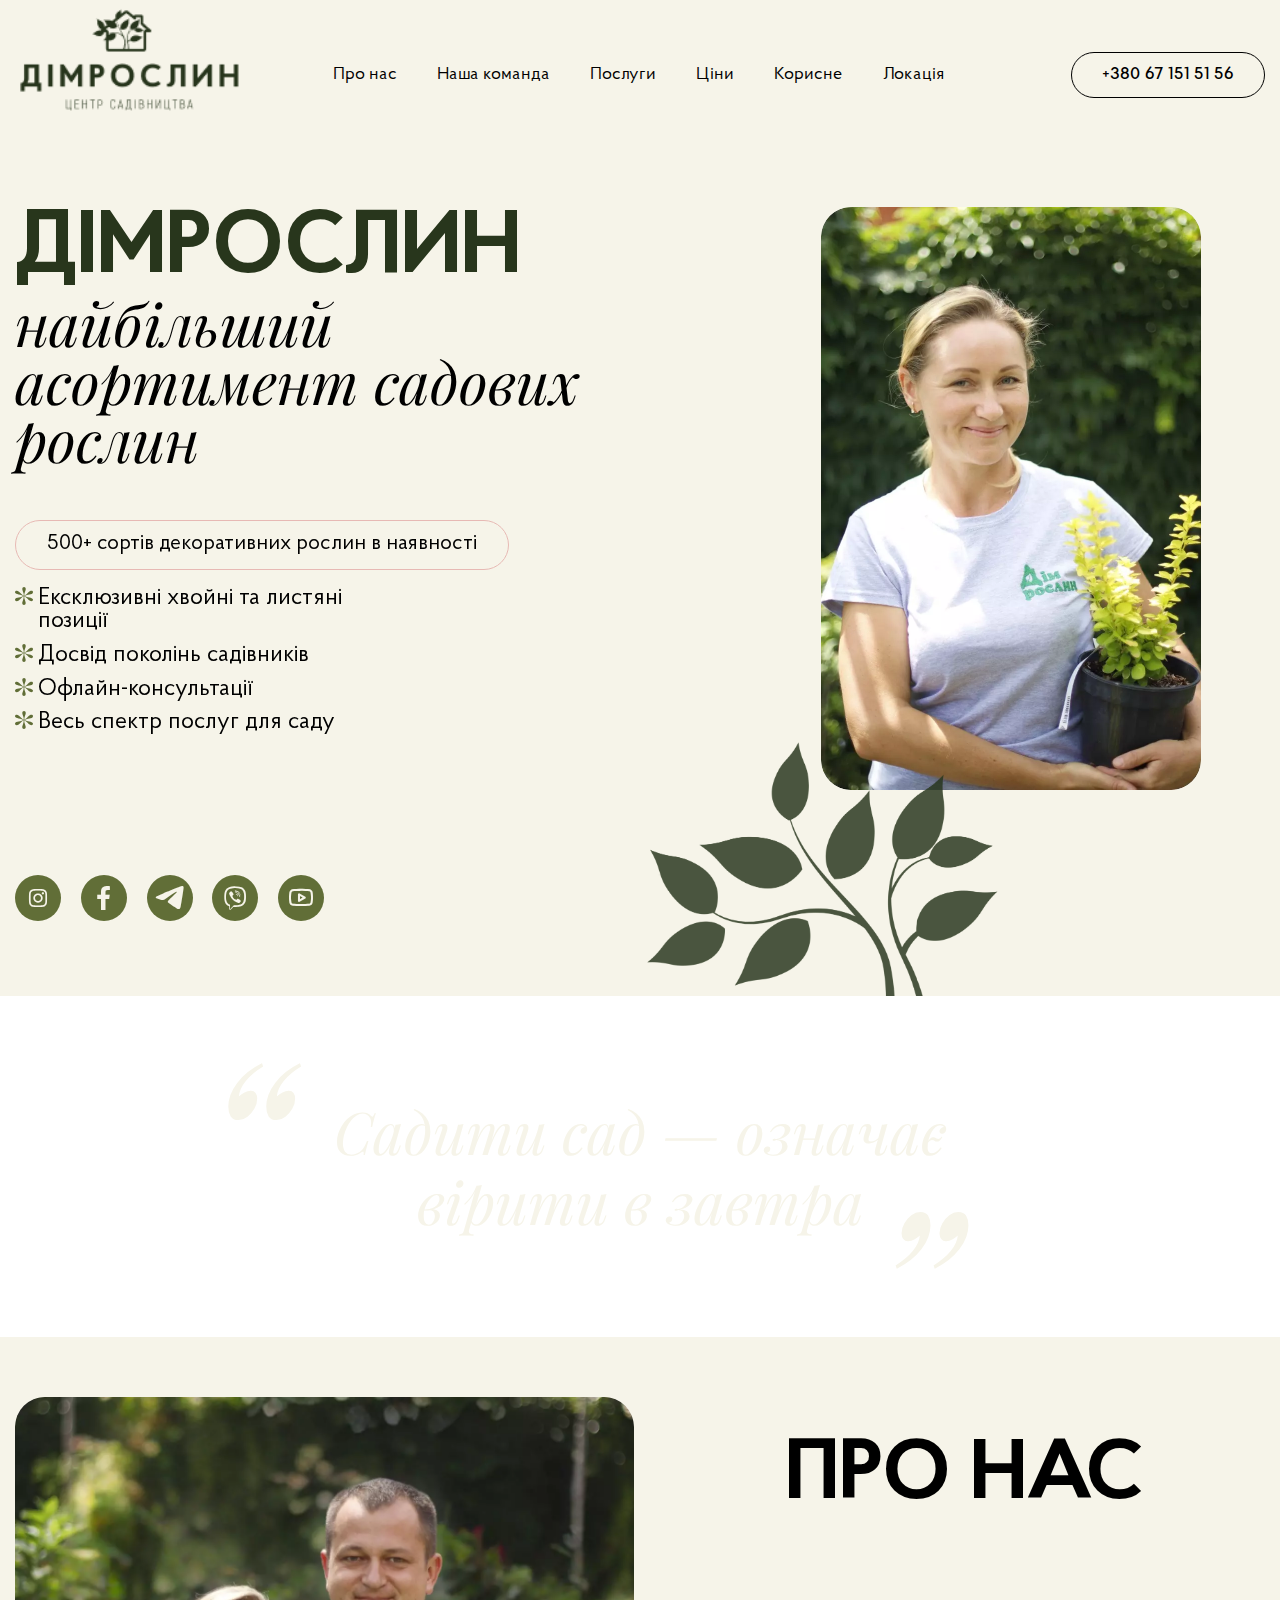
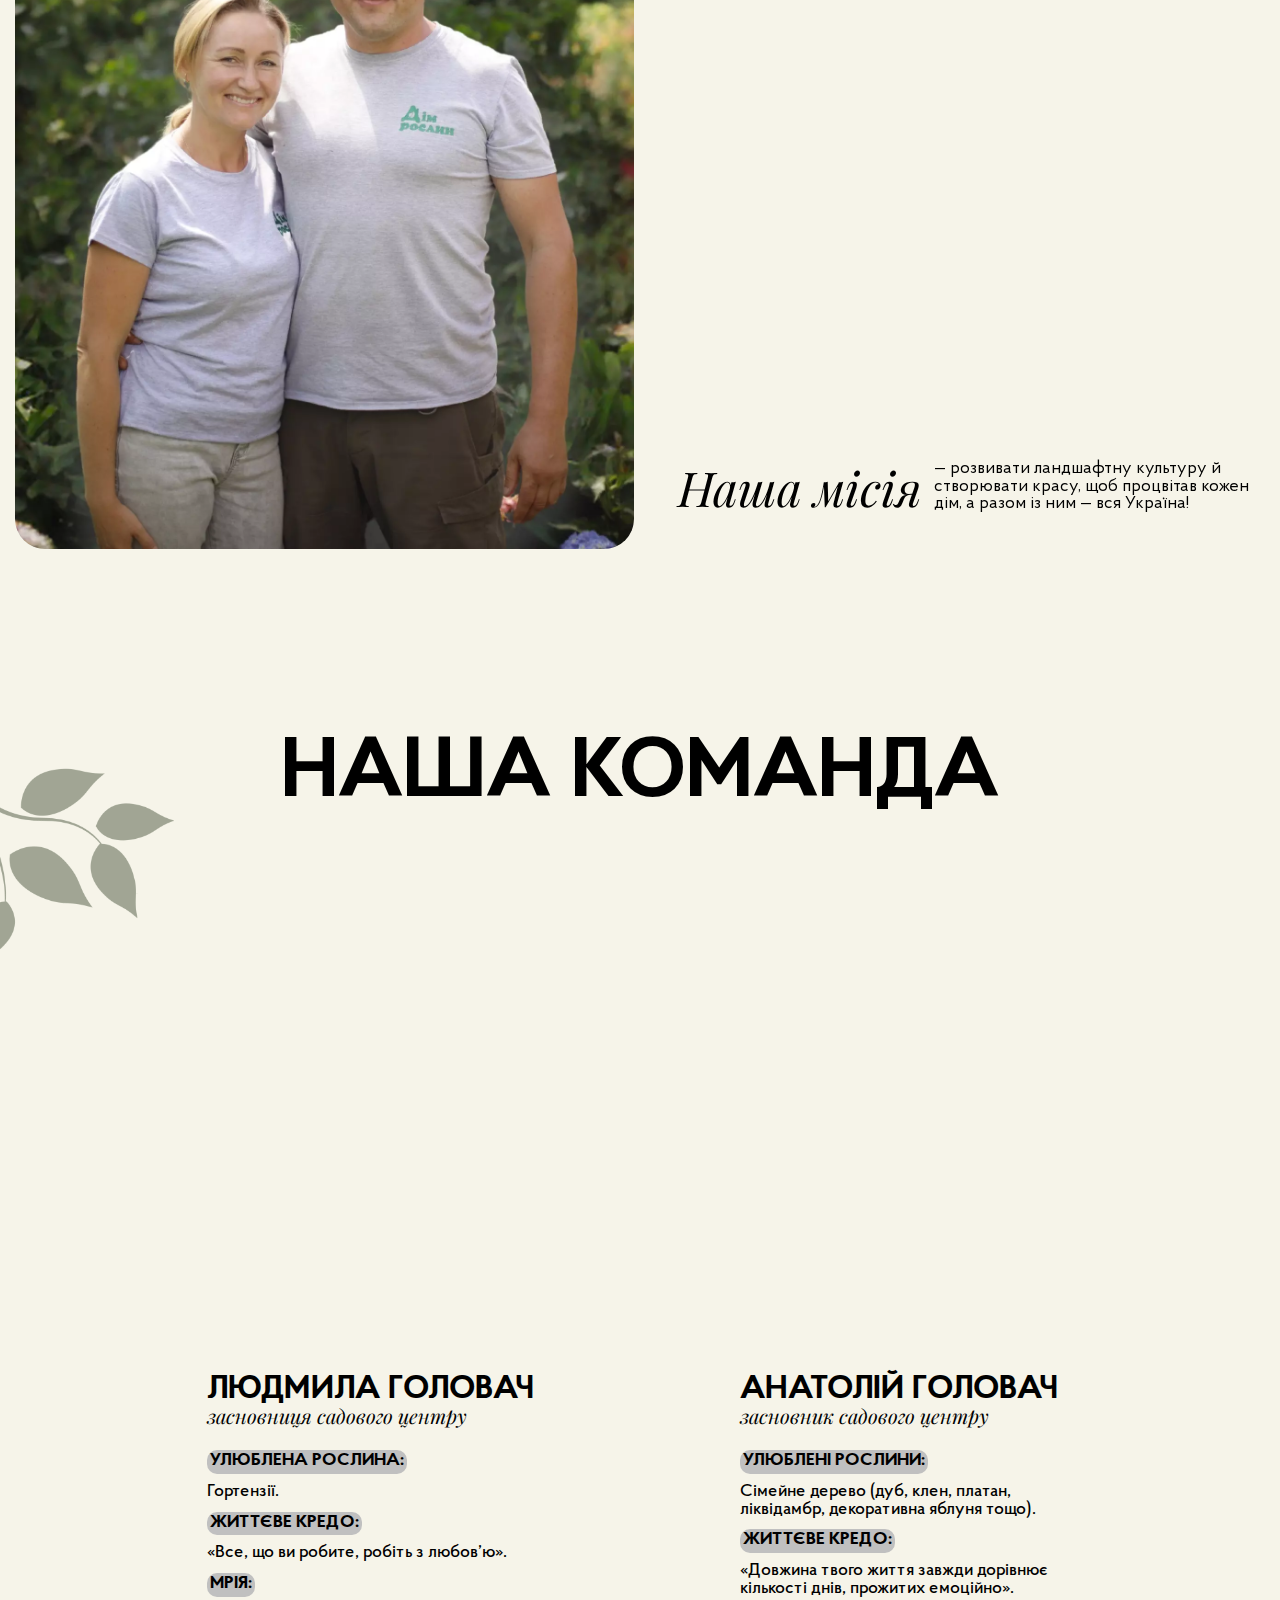
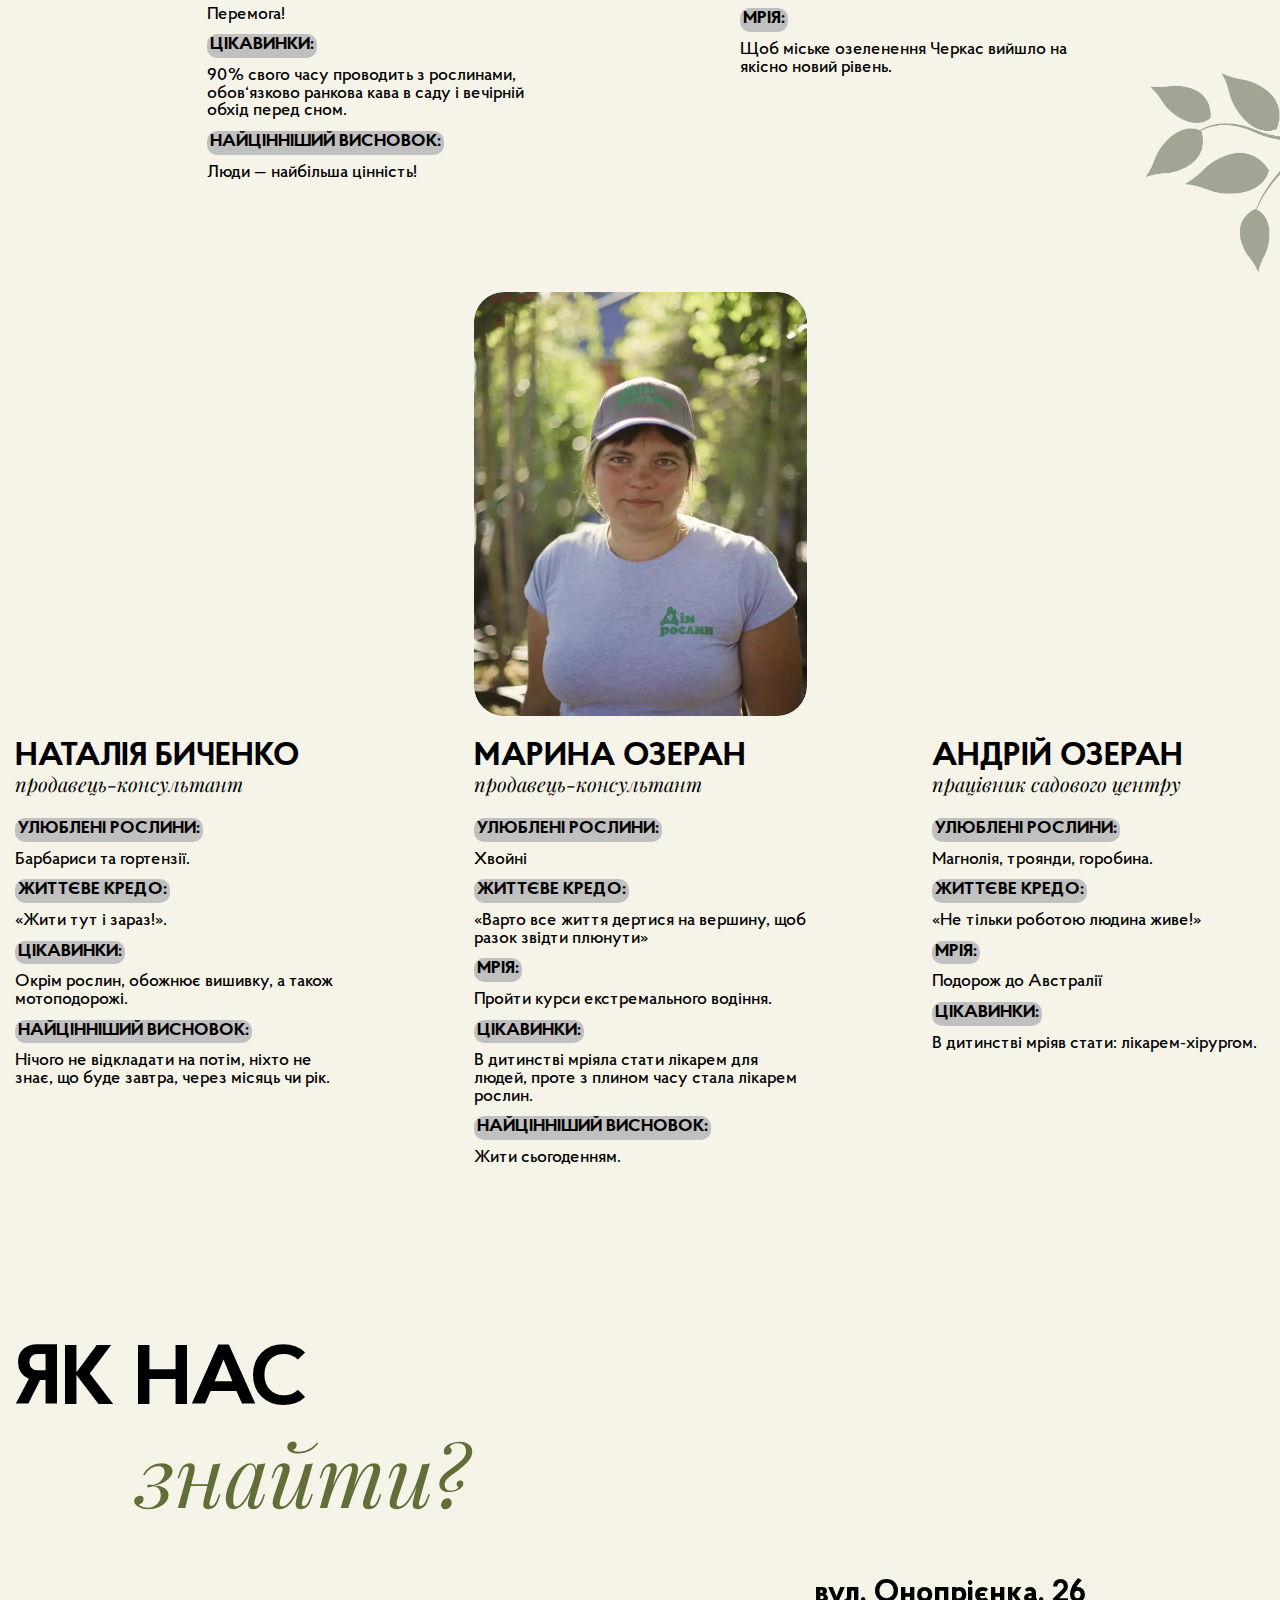
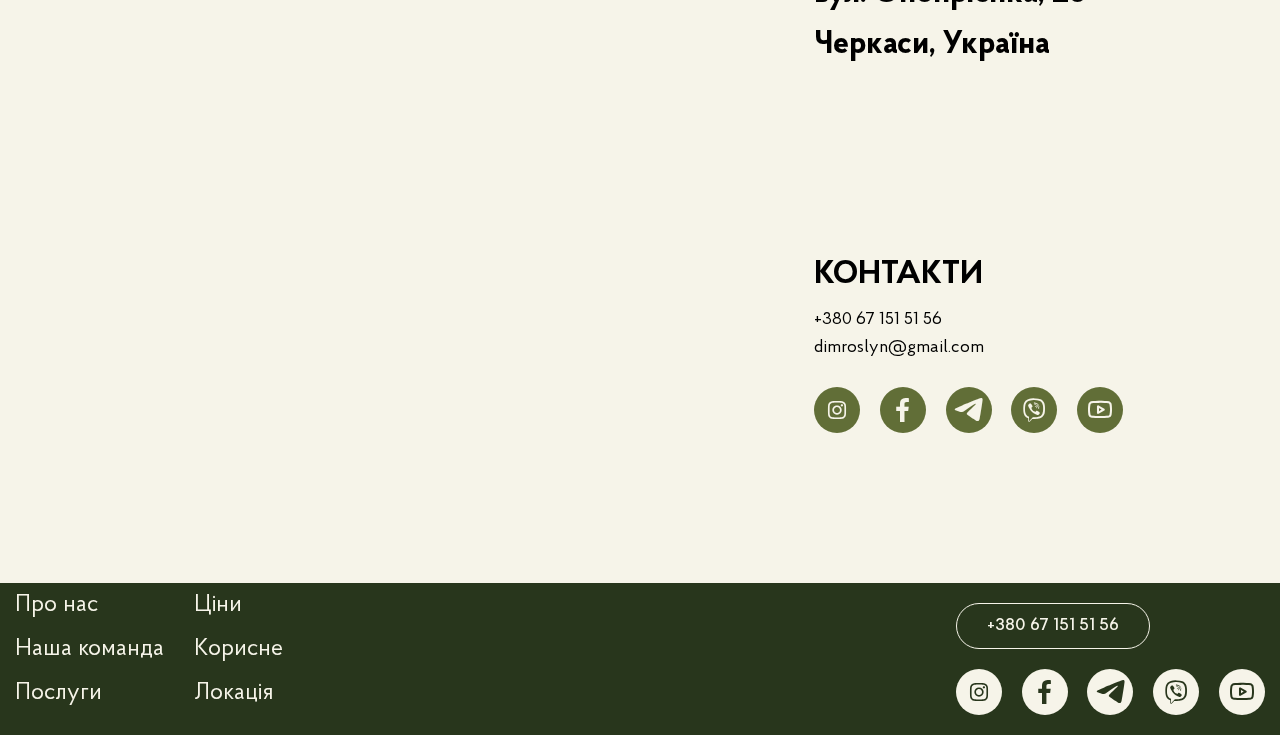
<file: index.html>
<!DOCTYPE html>
<html lang="uk">

<head>
	<meta charset="UTF-8">
	<meta name="viewport" content="width=device-width, initial-scale=1.0">
	<title>Дім Рослин</title>


	<link rel="stylesheet" href="css/font.css">
	<link rel="stylesheet" href="css/style.css">
	<link href="https://unpkg.com/aos@2.3.1/dist/aos.css" rel="stylesheet">
	<!--підключаємо анімацію файл JS-->
	<script src="https://unpkg.com/aos@2.3.1/dist/aos.js"></script>

</head>

<body>
	<!--ініціалізація анімації-->
	<script>
		AOS.init();
	</script>
	<div class="wrapper">

		<header class="header">
			<div class="header__container">
				<div class="header__logo">
					<a href="index.html"><img src="img/Logo.png" alt="logo"></a>
				</div>
				<div class="header__burger"><span></span></div>
				<nav class="header__body-menu">
					<ul class="menu-list">
						<li><a class="header-link" href="index.html#about">Про нас</a></li>
						<li><a class="header-link" href="#team">Наша команда</a></li>
						<li><a class="header-link" href="services.html">Послуги</a></li>
						<li><a class="header-link" href="price.html">Ціни</a></li>
						<li><a class="header-link" href="blog.html"> Корисне</a></li>
						<li><a class="header-link" href="#location"> Локація</a></li>
						<li><a class="header-link mob" href="tel:+380671515156"> +380 67 151 51 56</a></li>
					</ul>
				</nav>
				<div class="header__button">
					<a href="tel:+380671515156">+380 67 151 51 56</a>
				</div>
			</div>
		</header>

		<main class="page">

			<section class="hero">
				<div class="hero__container">
					<div class="hero__wrap">
						<div data-aos="fade-right" class="hero__content">
							<div class="hero__content-title">
								<h1>ДімРослин</h1>
							</div>
							<div class="hero__content-subtitle">
								<h2>НАЙБІЛЬШИЙ АСОРТИМЕНТ САДОВИХ РОСЛИН</h2>
							</div>
							<div class="hero__photo mob-show">
								<img loading="lazy" src="img/hero.webp" alt="hero">
							</div>
							<div class="hero__content-actions">
								<p>500+ сортів декоративних рослин в наявності</p>
								<p>Ексклюзивні хвойні та листяні позиції</p>
								<p>Досвід поколінь садівників</p>
								<p>Офлайн-консультації</p>
								<p>Весь спектр послуг для саду</p>
							</div>
						</div>
						<div data-aos="fade-left" class="hero__photo desktop-show">
							<img src="img/hero.webp" alt="hero">
						</div>
					</div>
					<div class="hero__content-icons">
						<a href="#">
							<p class="_icon-instagram"></p>
						</a>
						<a href="#">
							<p class="_icon-Facebook"></p>
						</a>
						<a href="#">
							<p class="_icon-telegram"></p>
						</a>
						<a href="#">
							<p class="_icon-viber"></p>
						</a>
						<a href="#">
							<p class="_icon-youtube"></p>
						</a>
						<div class="decor"><img src="img/decor1.png" alt="decor"></div>
					</div>
				</div>
			</section>

			<section class="promo">
				<div class="promobg">
					<img loading="lazy" src="img/section.webp" alt="paralax">
				</div>
				<div class="promo__container">
					<p><span>“</span>Садити сад — означає вірити в завтра<span>”</span></p>
				</div>
			</section>

			<section id="about" class="about">
				<div class="about__container">
					<div class="about__photo desktop-show">
						<img loading="lazy" src="img/about.webp" alt="about">
					</div>
					<div class="about__content">
						<div class="about__content-title comm-title">
							<h2>Про нас</h2>
						</div>
						<div data-aos="fade-up-left" class="about__content-subtitle">
							<p>“ДімРослин”</p>
							<p>— садовий центр, створений сім’єю Головачів у 2014 році. </p>
						</div>
						<div class="about__photo mob-show">
							<img src="img/about.webp" alt="about">
						</div>
						<div data-aos="fade-up-left" class="about__content-body">
							<div class="about__content-body-column">
								<p>Тут ви можете не просто придбати рослини для саду, а й отримати <strong>весь комплекс
										послуг</strong> (ландшафтний дизайн, посадка та сервіс, автоматичне зрошення),
									<strong>матеріалів для саду</strong> (добрива, супутні товари, інвентар) та ще й гарантії
									приживлюваності придбаних у нас рослин.
								</p>
								<p>
									Окрім того, періодично ми проводимо <strong>ярмарки і майстер-класи</strong>, до того ж у нас
									так
									гарно, що
									територія садового — це постійнодіюча <strong>фотолокація.</strong>
								</p>
							</div>
							<div class="about__content-body-column">
								<p>У нашому асортименті понад 500 позицій, які постійно поповнюються. Це дозволяє нам сказати,
									що ми маємо <strong>найбільший асортимент у Черкасах</strong>. Всі рослини ми відбираємо
									особисто
									із найкращих розсадників України й закордону. А для садових гурманів маємо в наявності
									ексклюзивні позиції.
								</p>
								<p>
									Кожному клієнту ми надаємо <strong>консультацію по догляду</strong> за придбаною рослиною. А
									ще —
									<strong>не терпимо халтуру,</strong> а отже, пильнуємо за якістю наших товарів, як ніхто!
								</p>
							</div>
						</div>
						<div class="about__content-subtitle">
							<p>Наша місія</p>
							<p>— розвивати ландшафтну культуру й створювати красу, щоб процвітав кожен дім, а разом із ним —
								вся Україна!
							</p>
						</div>
					</div>
				</div>
			</section>

			<section id="team" class="team">
				<div class="team__decor">
					<img loading="lazy" src="img/teamdecor.png" alt="teamdecor">
				</div>
				<div class="team__decor2">
					<img loading="lazy" src="img/teamdecor2.png" alt="teamdecor2">
				</div>
				<div class="team__container">
					<div class="team__title comm-title">
						<h2>Наша команда</h2>
					</div>
					<div class="team__body">
						<div class="team__body-top">
							<div class="team__body-item">
								<div data-aos="flip-left" class="team__body-item-photo">
									<img loading="lazy" src="img/luda.webp" alt="luda">
								</div>
								<div class="team__body-item-content">
									<div class="team__body-item-content-title">
										<p>ЛЮДМИЛА ГОЛОВАЧ</p>
										<p>засновниця садового центру</p>
									</div>
									<div class="team__body-item-conten-text">
										<p>Улюблена рослина:</p>
										<p> Гортензії.</p>
									</div>
									<div class="team__body-item-conten-text">
										<p>Життєве кредо:</p>
										<p> «Все, що ви робите, робіть з любов’ю».</p>
									</div>
									<div class="team__body-item-conten-text">
										<p>Мрія:</p>
										<p> Перемога!</p>
									</div>
									<div class="team__body-item-conten-text">
										<p>Цікавинки:</p>
										<p> 90% свого часу проводить з рослинами, обов‘язково ранкова кава в саду і вечірній обхід
											перед сном.
										</p>
									</div>
									<div class="team__body-item-conten-text">
										<p>Найцінніший висновок:</p>
										<p> Люди — найбільша цінність!
										</p>
									</div>
								</div>
							</div>
							<div class="team__body-item">
								<div data-aos="flip-right" class="team__body-item-photo">
									<img loading="lazy" src="img/tolya.webp" alt="tolya">
								</div>
								<div class="team__body-item-content">
									<div class="team__body-item-content-title">
										<p>АНАТОЛІЙ ГОЛОВАЧ</p>
										<p>засновник садового центру</p>
									</div>
									<div class="team__body-item-conten-text">
										<p>Улюблені рослини:</p>
										<p>Сімейне дерево (дуб, клен, платан, ліквідамбр, декоративна яблуня тощо).</p>
									</div>
									<div class="team__body-item-conten-text">
										<p>Життєве кредо:</p>
										<p>«Довжина твого життя завжди дорівнює кількості днів, прожитих емоційно».</p>
									</div>
									<div class="team__body-item-conten-text">
										<p>Мрія:</p>
										<p>Щоб міське озеленення Черкас вийшло на якісно новий рівень.</p>
									</div>
								</div>
							</div>
						</div>
						<div class="team__body-bot">
							<div class="team__body-item">
								<div data-aos="fade-right" class="team__body-item-photo">
									<img loading="lazy" src="img/natalia.webp" alt="natalia">
								</div>
								<div class="team__body-item-content">
									<div class="team__body-item-content-title">
										<p>НАТАЛІЯ БИЧЕНКО</p>
										<p>продавець-консультант</p>
									</div>
									<div class="team__body-item-conten-text">
										<p>Улюблені рослини:</p>
										<p>Барбариси та гортензії.</p>
									</div>
									<div class="team__body-item-conten-text">
										<p>Життєве кредо:</p>
										<p>«Жити тут і зараз!».</p>
									</div>
									<div class="team__body-item-conten-text">
										<p>Цікавинки:</p>
										<p> Окрім рослин, обожнює вишивку, а також мотоподорожі.</p>
									</div>
									<div class="team__body-item-conten-text">
										<p>Найцінніший висновок:</p>
										<p>Нічого не відкладати на потім, ніхто не знає, що буде завтра, через місяць чи рік.</p>
									</div>
								</div>
							</div>
							<div class="team__body-item">
								<div class="team__body-item-photo">
									<img loading="lazy" src="img/maryna.webp" alt="maryna">
								</div>
								<div class="team__body-item-content">
									<div class="team__body-item-content-title">
										<p>МАРИНА ОЗЕРАН</p>
										<p>продавець-консультант</p>
									</div>
									<div class="team__body-item-conten-text">
										<p>Улюблені рослини:</p>
										<p>Хвойні</p>
									</div>
									<div class="team__body-item-conten-text">
										<p>Життєве кредо:</p>
										<p>«Варто все життя дертися на вершину, щоб разок звідти плюнути»</p>
									</div>
									<div class="team__body-item-conten-text">
										<p>Мрія:</p>
										<p>Пройти курси екстремального водіння.</p>
									</div>
									<div class="team__body-item-conten-text">
										<p>Цікавинки:</p>
										<p>В дитинстві мріяла стати лікарем для людей, проте з плином часу стала лікарем рослин.
										</p>
									</div>
									<div class="team__body-item-conten-text">
										<p>Найцінніший висновок:</p>
										<p>Жити сьогоденням.</p>
									</div>
								</div>
							</div>
							<div class="team__body-item">
								<div data-aos="fade-left" class="team__body-item-photo">
									<img loading="lazy" src="img/andriy.webp" alt="andriy">
								</div>
								<div class="team__body-item-content">
									<div class="team__body-item-content-title">
										<p>Андрій ОЗЕРАН</p>
										<p>працівник садового центру</p>
									</div>
									<div class="team__body-item-conten-text">
										<p>Улюблені рослини:</p>
										<p>Магнолія, троянди, горобина.</p>
									</div>
									<div class="team__body-item-conten-text">
										<p>Життєве кредо:</p>
										<p>«Не тільки роботою людина живе!»</p>
									</div>
									<div class="team__body-item-conten-text">
										<p>Мрія:</p>
										<p>Подорож до Австралії</p>
									</div>
									<div class="team__body-item-conten-text">
										<p>Цікавинки:</p>
										<p>В дитинстві мріяв стати: лікарем-хірургом.</p>
									</div>
								</div>
							</div>
						</div>
					</div>
				</div>
			</section>

			<section id="location" class="location">
				<div class="location__container">
					<div class="location__title comm-title">
						<h2>Як нас</h2>
						<p>знайти?</p>
					</div>
					<div class="location__body">
						<div class="location__body-map">
							<iframe
								src="https://www.google.com/maps/embed?pb=!1m18!1m12!1m3!1d2593.700342078765!2d32.00439948539087!3d49.45238040253714!2m3!1f0!2f0!3f0!3m2!1i1024!2i768!4f13.1!3m3!1m2!1s0x40d14dad26dce935%3A0x962b11190f22b21a!2z0JTRltC80KDQvtGB0LvQuNC9!5e0!3m2!1suk!2sua!4v1709059909567!5m2!1suk!2sua"
								width="600" height="450" style="border:0;" allowfullscreen="" loading="lazy"
								referrerpolicy="no-referrer-when-downgrade"></iframe>
						</div>
						<div class="location__body-text">
							<div class="location__body-text-adress">
								<p>вул. Онопрієнка, 26</p>
								<p>Черкаси, Україна</p>
							</div>
							<div class="location__body-text-contacts">
								<div class="location__body-text-contacts-title">
									<p>Контакти</p>
								</div>
								<div class="location__body-text-contacts-phonemail">
									<p><a href="tel:+380671515156">+380 67 151 51 56</a></p>
									<p>dimroslyn@gmail.com</p>
								</div>
								<div class="location__body-text-contacts-icons">
									<a href="#">
										<p class="_icon-instagram"></p>
									</a>
									<a href="">
										<p class="_icon-Facebook"></p>
									</a>
									<a href="#">
										<p class="_icon-telegram"></p>
									</a>
									<a href="#">
										<p class="_icon-viber"></p>
									</a>
									<a href="#">
										<p class="_icon-youtube"></p>
									</a>
								</div>
							</div>
						</div>
					</div>
				</div>
			</section>

		</main>

		<footer class="footer">
			<div class="footer__container">
				<div class="footer__links">
					<div class="footer__links-column">
						<p><a href="index.html#about">Про нас</a></p>
						<p><a href="index.html#team">Наша команда</a></p>
						<p><a href="services.html">Послуги </a></p>
					</div>
					<div class="footer__links-column">
						<p><a href="price.html">Ціни</a></p>
						<p><a href="blog.html">Корисне</a></p>
						<p><a href="index.html#location">Локація</a></p>
					</div>
				</div>
				<div class="footer__logo">
					<img loading="lazy" src="img/footerlogo.png" alt="logo">
				</div>
				<div class="footer__actions">
					<a class="footer__actions-tel" href="tel:+380671515156">+380 67 151 51 56</a>
					<div class="footer__actions-icons">
						<a href="#">
							<p class="_icon-instagram"></p>
						</a>
						<a href="#">
							<p class="_icon-Facebook"></p>
						</a>
						<a href="#">
							<p class="_icon-telegram"></p>
						</a>
						<a href="#">
							<p class="_icon-viber"></p>
						</a>
						<a href="#">
							<p class="_icon-youtube"></p>
						</a>
					</div>
				</div>
			</div>
		</footer>



	</div>


	<!--підключаємо загальний файл JS-->
	<script src="js/script.js"></script>

</body>

</html>
</file>
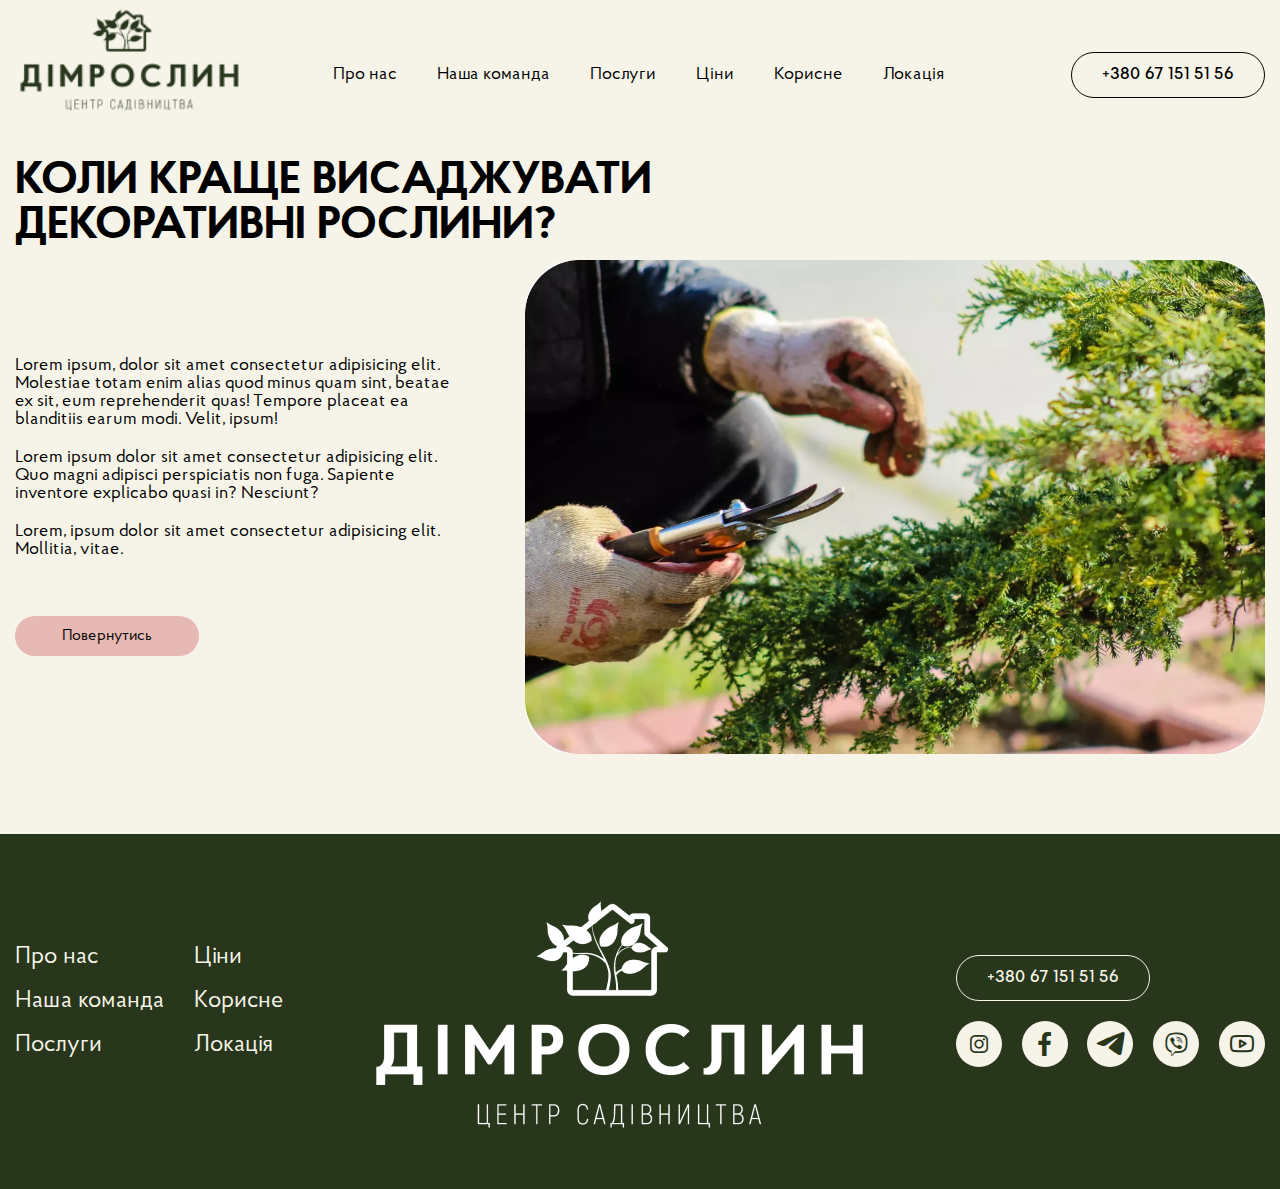
<file: article.html>
<!DOCTYPE html>
<html lang="uk">

<head>
   <meta charset="UTF-8">
   <meta name="viewport" content="width=device-width, initial-scale=1.0">
   <title>Article</title>

   <link rel="stylesheet" href="css/font.css">
   <link rel="stylesheet" href="css/style.css">

</head>

<body>
   <div class="wrapper">

      <header class="header">
         <div class="header__container">
            <div class="header__logo">
               <a href="index.html"><img src="img/Logo.png" alt="logo"></a>
            </div>
            <div class="header__burger"><span></span></div>
            <nav class="header__body-menu">
               <ul class="menu-list">
                  <li><a class="header-link" href="index.html#about">Про нас</a></li>
                  <li><a class="header-link" href="index.html#team">Наша команда</a></li>
                  <li><a class="header-link" href="services.html">Послуги</a></li>
                  <li><a class="header-link" href="price.html">Ціни</a></li>
                  <li><a class="header-link" href="blog.html"> Корисне</a></li>
                  <li><a class="header-link" href="index.html#location"> Локація</a></li>
                  <li><a class="header-link mob" href="tel:+380671515156"> +380 67 151 51 56</a></li>
               </ul>
            </nav>
            <div class="header__button">
               <a href="tel:+380671515156">+380 67 151 51 56</a>
            </div>
         </div>
      </header>

      <main class="page">

         <section class="article">
            <div class="article__container">
               <div class="article__title">
                  <h3>Коли краще висаджувати декоративні рослини?  </h3>
               </div>
               <div class="article__body">
                  <div class="article__body-text">
                     <p>Lorem ipsum, dolor sit amet consectetur adipisicing elit. Molestiae totam enim alias quod minus
                        quam sint, beatae ex sit, eum reprehenderit quas! Tempore placeat ea blanditiis earum modi.
                        Velit, ipsum!
                     </p>
                     <p>Lorem ipsum dolor sit amet consectetur adipisicing elit. Quo magni adipisci perspiciatis non
                        fuga. Sapiente inventore explicabo quasi in? Nesciunt?
                     </p>
                     <p>Lorem, ipsum dolor sit amet consectetur adipisicing elit. Mollitia, vitae.
                     </p>
                     <div class="article__body-text-button">
                        <a href="blog.html">Повернутись </a>
                     </div>
                  </div>
                  <div class="article__body-img">
                     <img loading="lazy" src="img/blog1.webp" alt="blog1">
                  </div>
               </div>
            </div>
         </section>

      </main>

      <footer class="footer">
         <div class="footer__container">
            <div class="footer__links">
               <div class="footer__links-column">
                  <p><a href="index.html#about">Про нас</a></p>
                  <p><a href="index.html#team">Наша команда</a></p>
                  <p><a href="services.html">Послуги </a></p>
               </div>
               <div class="footer__links-column">
                  <p><a href="price.html">Ціни</a></p>
                  <p><a href="blog.html">Корисне</a></p>
                  <p><a href="index.html#location">Локація</a></p>
               </div>
            </div>
            <div class="footer__logo">
               <img src="img/footerlogo.png" alt="logo">
            </div>
            <div class="footer__actions">
               <a class="footer__actions-tel" href="tel:+380671515156">+380 67 151 51 56</a>
               <div class="footer__actions-icons">
                  <a href="#">
                     <p class="_icon-instagram"></p>
                  </a>
                  <a href="#">
                     <p class="_icon-Facebook"></p>
                  </a>
                  <a href="#">
                     <p class="_icon-telegram"></p>
                  </a>
                  <a href="#">
                     <p class="_icon-viber"></p>
                  </a>
                  <a href="#">
                     <p class="_icon-youtube"></p>
                  </a>
               </div>
            </div>
         </div>
      </footer>



   </div>



   <!--підключаємо загальний файл JS-->
   <script src="js/script.js"></script>


</body>

</html>
</file>
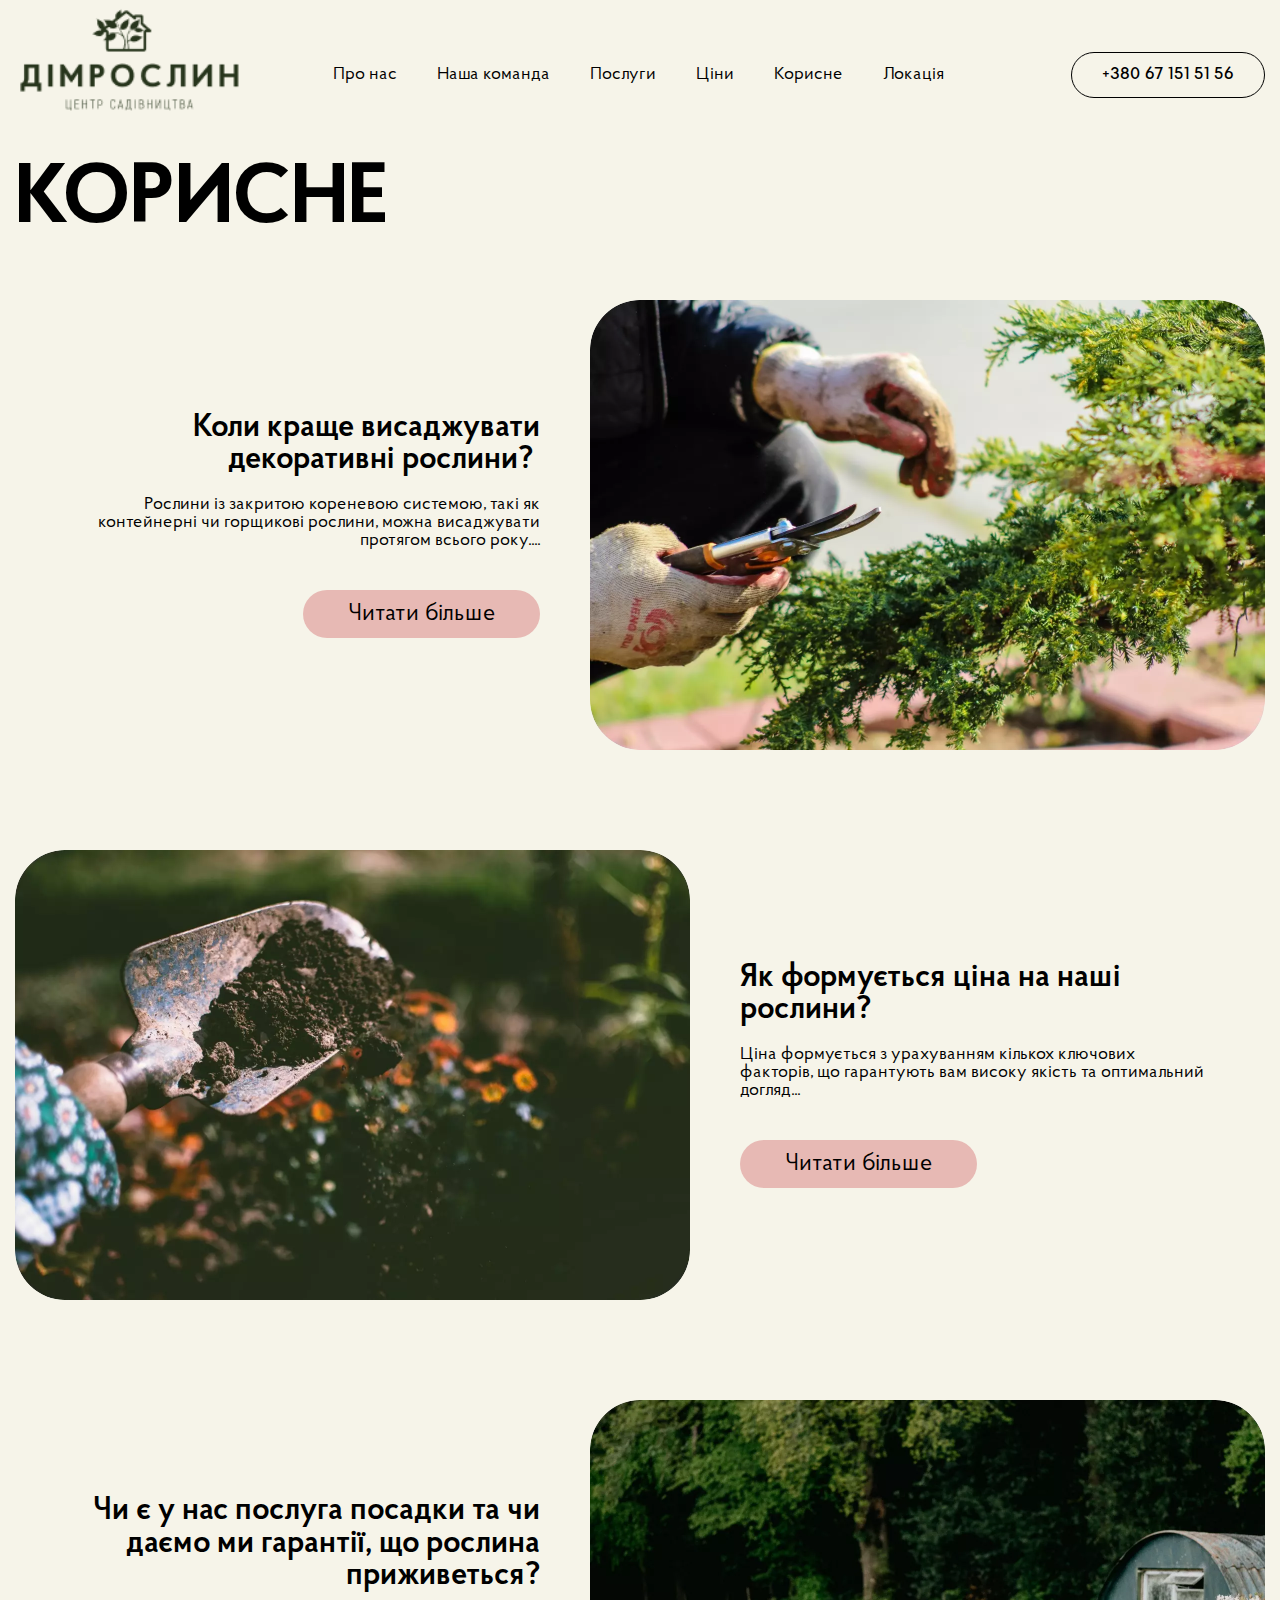
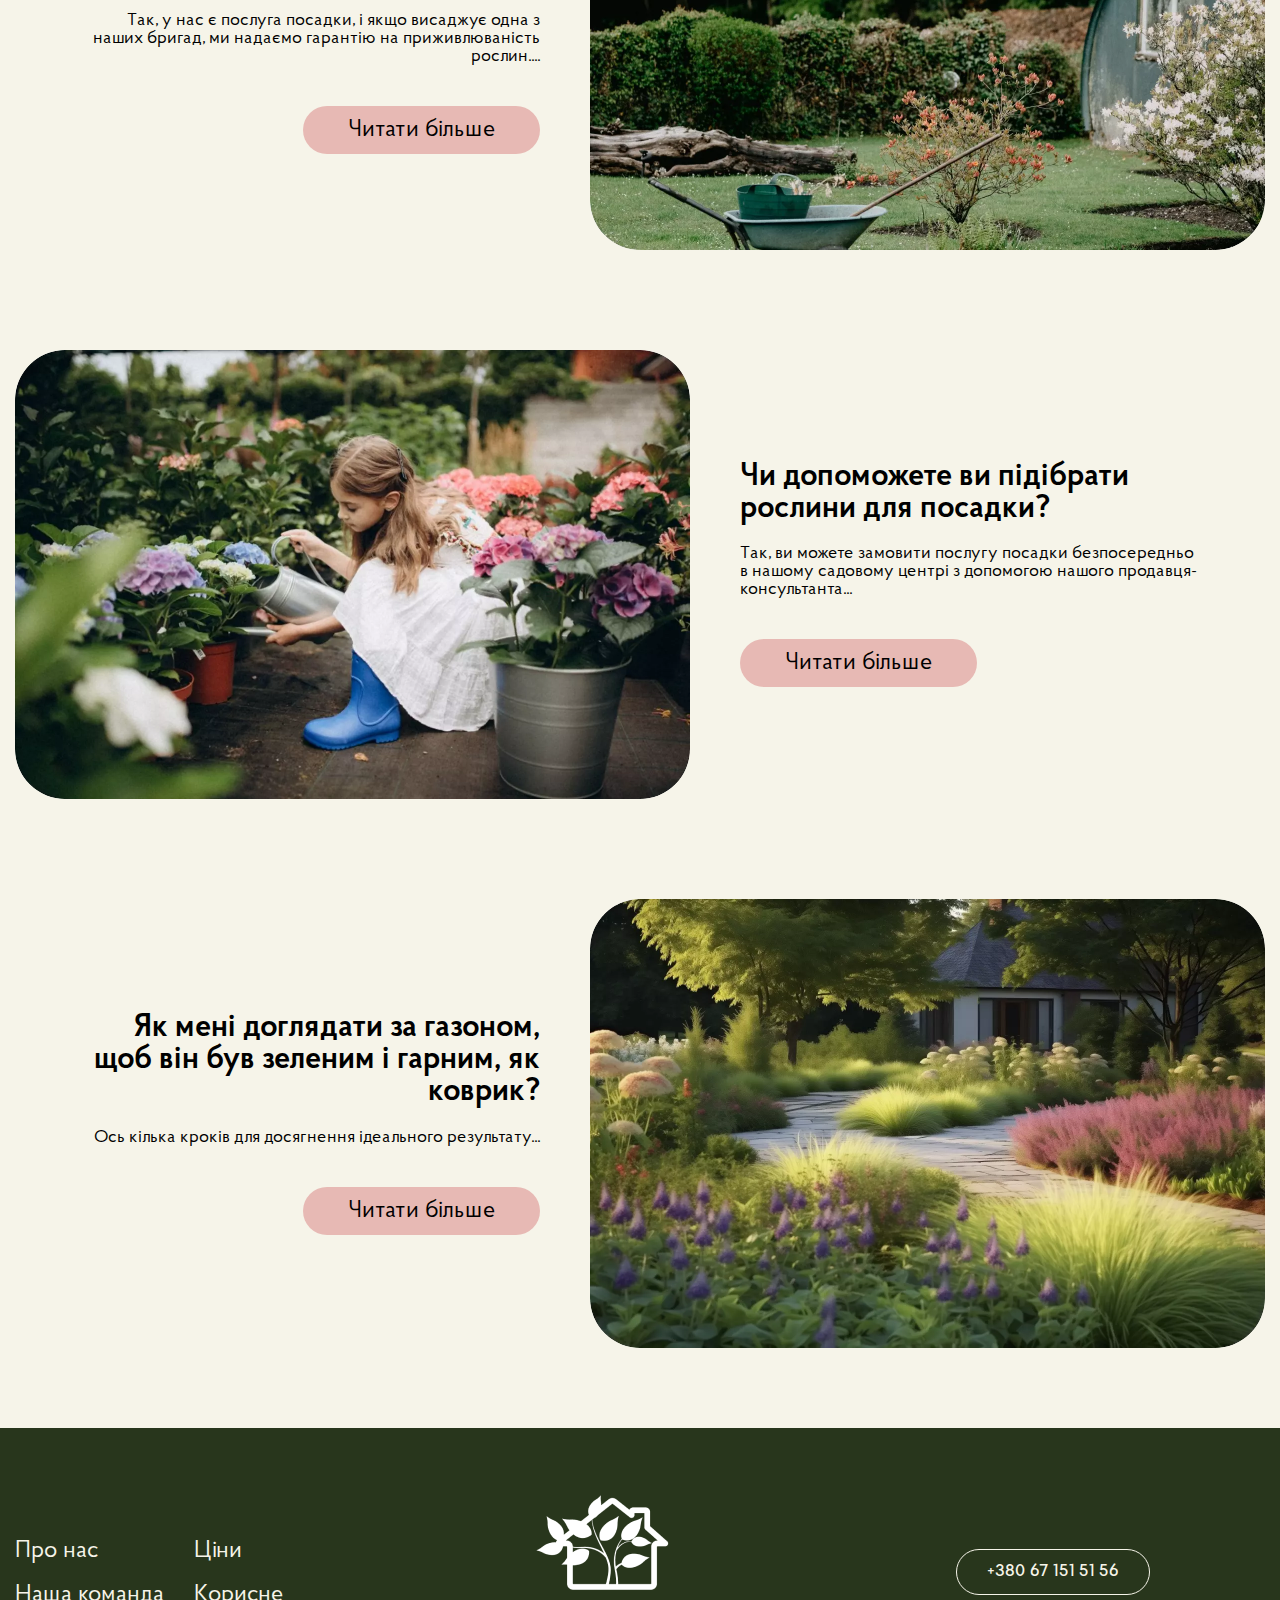
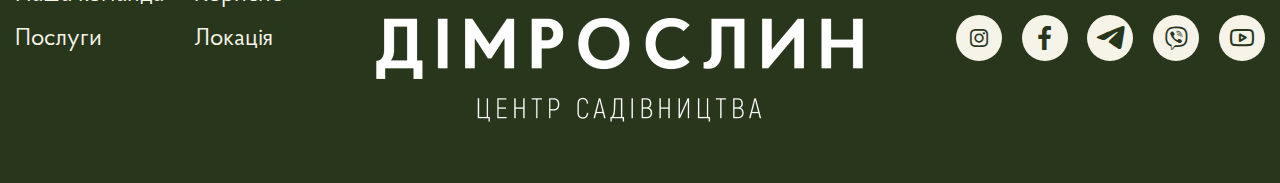
<file: blog.html>
<!DOCTYPE html>
<html lang="uk">

<head>
   <meta charset="UTF-8">
   <meta name="viewport" content="width=device-width, initial-scale=1.0">
   <title>Корисне</title>

   <link rel="stylesheet" href="css/font.css">
   <link rel="stylesheet" href="css/style.css">

</head>

<body>
   <div class="wrapper">

      <header class="header">
         <div class="header__container">
            <div class="header__logo">
               <a href="index.html"><img src="img/Logo.png" alt="logo"></a>
            </div>
            <div class="header__burger"><span></span></div>
            <nav class="header__body-menu">
               <ul class="menu-list">
                  <li><a class="header-link" href="index.html#about">Про нас</a></li>
                  <li><a class="header-link" href="index.html#team">Наша команда</a></li>
                  <li><a class="header-link" href="services.html">Послуги</a></li>
                  <li><a class="header-link" href="price.html">Ціни</a></li>
                  <li><a class="header-link" href="blog.html"> Корисне</a></li>
                  <li><a class="header-link" href="index.html#location"> Локація</a></li>
                  <li><a class="header-link mob" href="tel:+380671515156"> +380 67 151 51 56</a></li>
               </ul>
            </nav>
            <div class="header__button">
               <a href="tel:+380671515156">+380 67 151 51 56</a>
            </div>
         </div>
      </header>

      <main class="page">

         <section class="blog">
            <div class="blog__container">
               <div class="blog__title">
                  <h1>КОРИСНЕ</h1>
               </div>
               <div class="blog__body">
                  <div class="blog__body-item">
                     <div class="blog__body-item-text">
                        <div class="blog__body-item-text-title">
                           <p>Коли краще висаджувати декоративні рослини?  </p>
                        </div>
                        <div class="blog__body-item-text-label">
                           <p>Рослини із закритою кореневою системою, такі як контейнерні чи горщикові рослини, можна
                              висаджувати протягом всього року....
                           </p>
                        </div>
                        <div class="blog__body-item-text-button">
                           <a href="article.html">Читати більше</a>
                        </div>
                     </div>
                     <div class="blog__body-item-img">
                        <a href="article.html"><img loading="lazy" src="img/blog1.webp" alt="blog1"></a>
                     </div>
                  </div>
                  <div class="blog__body-item reverse">
                     <div class="blog__body-item-text">
                        <div class="blog__body-item-text-title">
                           <p>Як формується ціна на наші рослини?</p>
                        </div>
                        <div class="blog__body-item-text-label">
                           <p>Ціна формується з урахуванням кількох ключових факторів, що гарантують вам високу якість
                              та оптимальний догляд...
                           </p>
                        </div>
                        <div class="blog__body-item-text-button">
                           <a href="article.html">Читати більше</a>
                        </div>
                     </div>
                     <div class="blog__body-item-img">
                        <a href="article.html"><img loading="lazy" src="img/blog2.webp" alt="blog1"></a>
                     </div>
                  </div>
                  <div class="blog__body-item">
                     <div class="blog__body-item-text">
                        <div class="blog__body-item-text-title">
                           <p>Чи є у нас послуга посадки та чи даємо ми гарантії, що рослина приживеться?</p>
                        </div>
                        <div class="blog__body-item-text-label">
                           <p>Так, у нас є послуга посадки, і якщо висаджує одна з наших бригад, ми надаємо гарантію на
                              приживлюваність рослин....
                           </p>
                        </div>
                        <div class="blog__body-item-text-button">
                           <a href="article.html">Читати більше</a>
                        </div>
                     </div>
                     <div class="blog__body-item-img">
                        <a href="article.html"><img loading="lazy" src="img/blog3.webp" alt="blog3"></a>
                     </div>
                  </div>
                  <div class="blog__body-item reverse">
                     <div class="blog__body-item-text">
                        <div class="blog__body-item-text-title">
                           <p>Чи допоможете ви підібрати рослини для посадки?</p>
                        </div>
                        <div class="blog__body-item-text-label">
                           <p>Так, ви можете замовити послугу посадки безпосередньо в нашому садовому центрі з допомогою
                              нашого продавця-консультанта...
                           </p>
                        </div>
                        <div class="blog__body-item-text-button">
                           <a href="article.html">Читати більше</a>
                        </div>
                     </div>
                     <div class="blog__body-item-img">
                        <a href="article.html"><img loading="lazy" src="img/blog4.webp" alt="blog4"></a>
                     </div>
                  </div>
                  <div class="blog__body-item">
                     <div class="blog__body-item-text">
                        <div class="blog__body-item-text-title">
                           <p>Як мені доглядати за газоном, щоб він був зеленим і гарним, як коврик?</p>
                        </div>
                        <div class="blog__body-item-text-label">
                           <p>Ось кілька кроків для досягнення ідеального результату...
                           </p>
                        </div>
                        <div class="blog__body-item-text-button">
                           <a href="article.html">Читати більше</a>
                        </div>
                     </div>
                     <div class="blog__body-item-img">
                        <a href="article.html"><img loading="lazy" src="img/blog5.webp" alt="blog5"></a>
                     </div>
                  </div>
               </div>
            </div>
         </section>

      </main>

      <footer class="footer">
         <div class="footer__container">
            <div class="footer__links">
               <div class="footer__links-column">
                  <p><a href="index.html#about">Про нас</a></p>
                  <p><a href="index.html#team">Наша команда</a></p>
                  <p><a href="services.html">Послуги </a></p>
               </div>
               <div class="footer__links-column">
                  <p><a href="price.html">Ціни</a></p>
                  <p><a href="blog.html">Корисне</a></p>
                  <p><a href="index.html#location">Локація</a></p>
               </div>
            </div>
            <div class="footer__logo">
               <img loading="lazy" src="img/footerlogo.png" alt="logo">
            </div>
            <div class="footer__actions">
               <a class="footer__actions-tel" href="tel:+380671515156">+380 67 151 51 56</a>
               <div class="footer__actions-icons">
                  <a href="#">
                     <p class="_icon-instagram"></p>
                  </a>
                  <a href="#">
                     <p class="_icon-Facebook"></p>
                  </a>
                  <a href="#">
                     <p class="_icon-telegram"></p>
                  </a>
                  <a href="#">
                     <p class="_icon-viber"></p>
                  </a>
                  <a href="#">
                     <p class="_icon-youtube"></p>
                  </a>
               </div>
            </div>
         </div>
      </footer>



   </div>



   <!--підключаємо загальний файл JS-->
   <script src="js/script.js"></script>


</body>

</html>
</file>
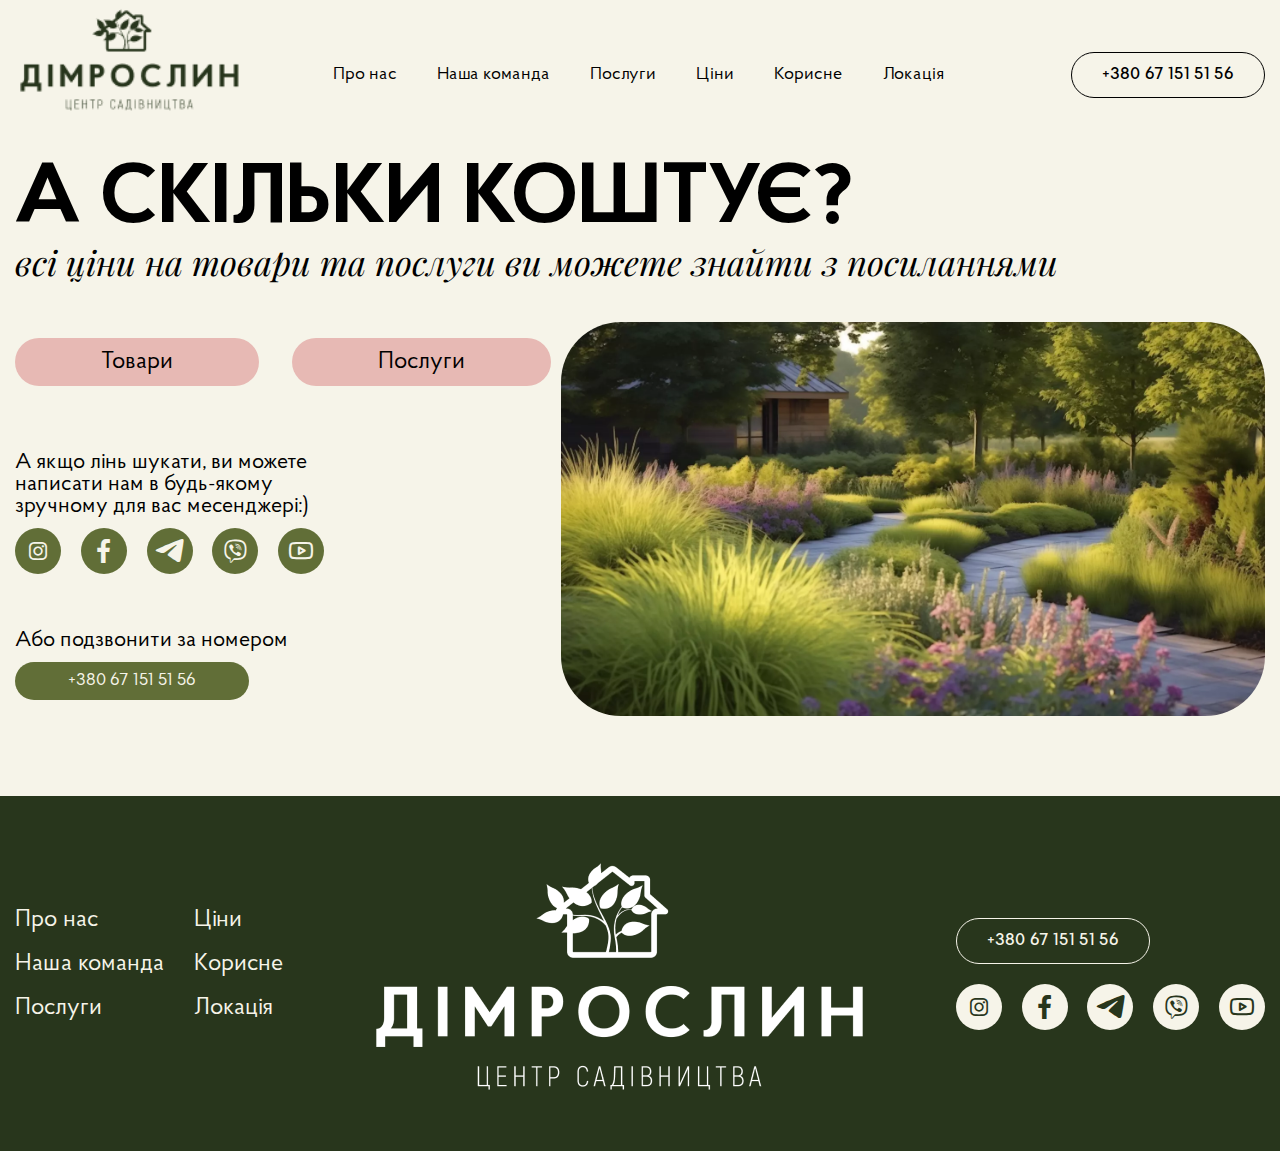
<file: price.html>
<!DOCTYPE html>
<html lang="uk">

<head>
   <meta charset="UTF-8">
   <meta name="viewport" content="width=device-width, initial-scale=1.0">
   <title>Ціни</title>

   <link rel="stylesheet" href="css/font.css">
   <link rel="stylesheet" href="css/style.css">

</head>

<body>
   <div class="wrapper">

      <header class="header">
         <div class="header__container">
            <div class="header__logo">
               <a href="index.html"><img src="img/Logo.png" alt="logo"></a>
            </div>
            <div class="header__burger"><span></span></div>
            <nav class="header__body-menu">
               <ul class="menu-list">
                  <li><a class="header-link" href="index.html#about">Про нас</a></li>
                  <li><a class="header-link" href="index.html#team">Наша команда</a></li>
                  <li><a class="header-link" href="services.html">Послуги</a></li>
                  <li><a class="header-link" href="price.html">Ціни</a></li>
                  <li><a class="header-link" href="blog.html"> Корисне</a></li>
                  <li><a class="header-link" href="index.html#location"> Локація</a></li>
                  <li><a class="header-link mob" href="tel:+380671515156"> +380 67 151 51 56</a></li>
               </ul>
            </nav>
            <div class="header__button">
               <a href="tel:+380671515156">+380 67 151 51 56</a>
            </div>
         </div>
      </header>

      <main class="page">

         <section class="price">
            <div class="price__container">
               <div class="price__title">
                  <h1>А скільки коштує?</h1>
                  <p>всі ціни на товари та послуги ви можете знайти з посиланнями</p>
               </div>
               <div class="price__body">
                  <div class="price__body-content">
                     <div class="price__body-content-buttons">
                        <a class="products" href="files/price.pdf">Товари</a>
                        <a class="service" href="files/products.pdf">Послуги</a>
                     </div>
                     <div class="price__body-img mob-show">
                        <img loading="lazy" src="img/price.webp" alt="price">
                     </div>
                     <div class="price__body-content-text">
                        <p>А якщо лінь шукати, ви можете написати нам в будь-якому зручному для вас месенджері:) </p>
                     </div>
                     <div class="price__body-content-icons">
                        <a href="#">
                           <p class="_icon-instagram"></p>
                        </a>
                        <a href="#">
                           <p class="_icon-Facebook"></p>
                        </a>
                        <a href="#">
                           <p class="_icon-telegram"></p>
                        </a>
                        <a href="#">
                           <p class="_icon-viber"></p>
                        </a>
                        <a href="#">
                           <p class="_icon-youtube"></p>
                        </a>
                     </div>
                     <div class="price__body-content-label">
                        <p>Aбо подзвонити за номером</p>
                     </div>
                     <div class="price__body-content-tel">
                        <a href="tel:+380671515156">+380 67 151 51 56</a>
                     </div>
                  </div>
                  <div class="price__body-img desktop-show">
                     <img loading="lazy" src="img/price.webp" alt="price">
                  </div>
               </div>
            </div>
         </section>

      </main>

      <footer class="footer">
         <div class="footer__container">
            <div class="footer__links">
               <div class="footer__links-column">
                  <p><a href="index.html#about">Про нас</a></p>
                  <p><a href="index.html#team">Наша команда</a></p>
                  <p><a href="services.html">Послуги </a></p>
               </div>
               <div class="footer__links-column">
                  <p><a href="price.html">Ціни</a></p>
                  <p><a href="blog.html">Корисне</a></p>
                  <p><a href="index.html#location">Локація</a></p>
               </div>
            </div>
            <div class="footer__logo">
               <img loading="lazy" src="img/footerlogo.png" alt="logo">
            </div>
            <div class="footer__actions">
               <a class="footer__actions-tel" href="tel:+380671515156">+380 67 151 51 56</a>
               <div class="footer__actions-icons">
                  <a href="#">
                     <p class="_icon-instagram"></p>
                  </a>
                  <a href="#">
                     <p class="_icon-Facebook"></p>
                  </a>
                  <a href="#">
                     <p class="_icon-telegram"></p>
                  </a>
                  <a href="#">
                     <p class="_icon-viber"></p>
                  </a>
                  <a href="#">
                     <p class="_icon-youtube"></p>
                  </a>
               </div>
            </div>
         </div>
      </footer>



   </div>



   <!--підключаємо загальний файл JS-->
   <script src="js/script.js"></script>


</body>

</html>
</file>
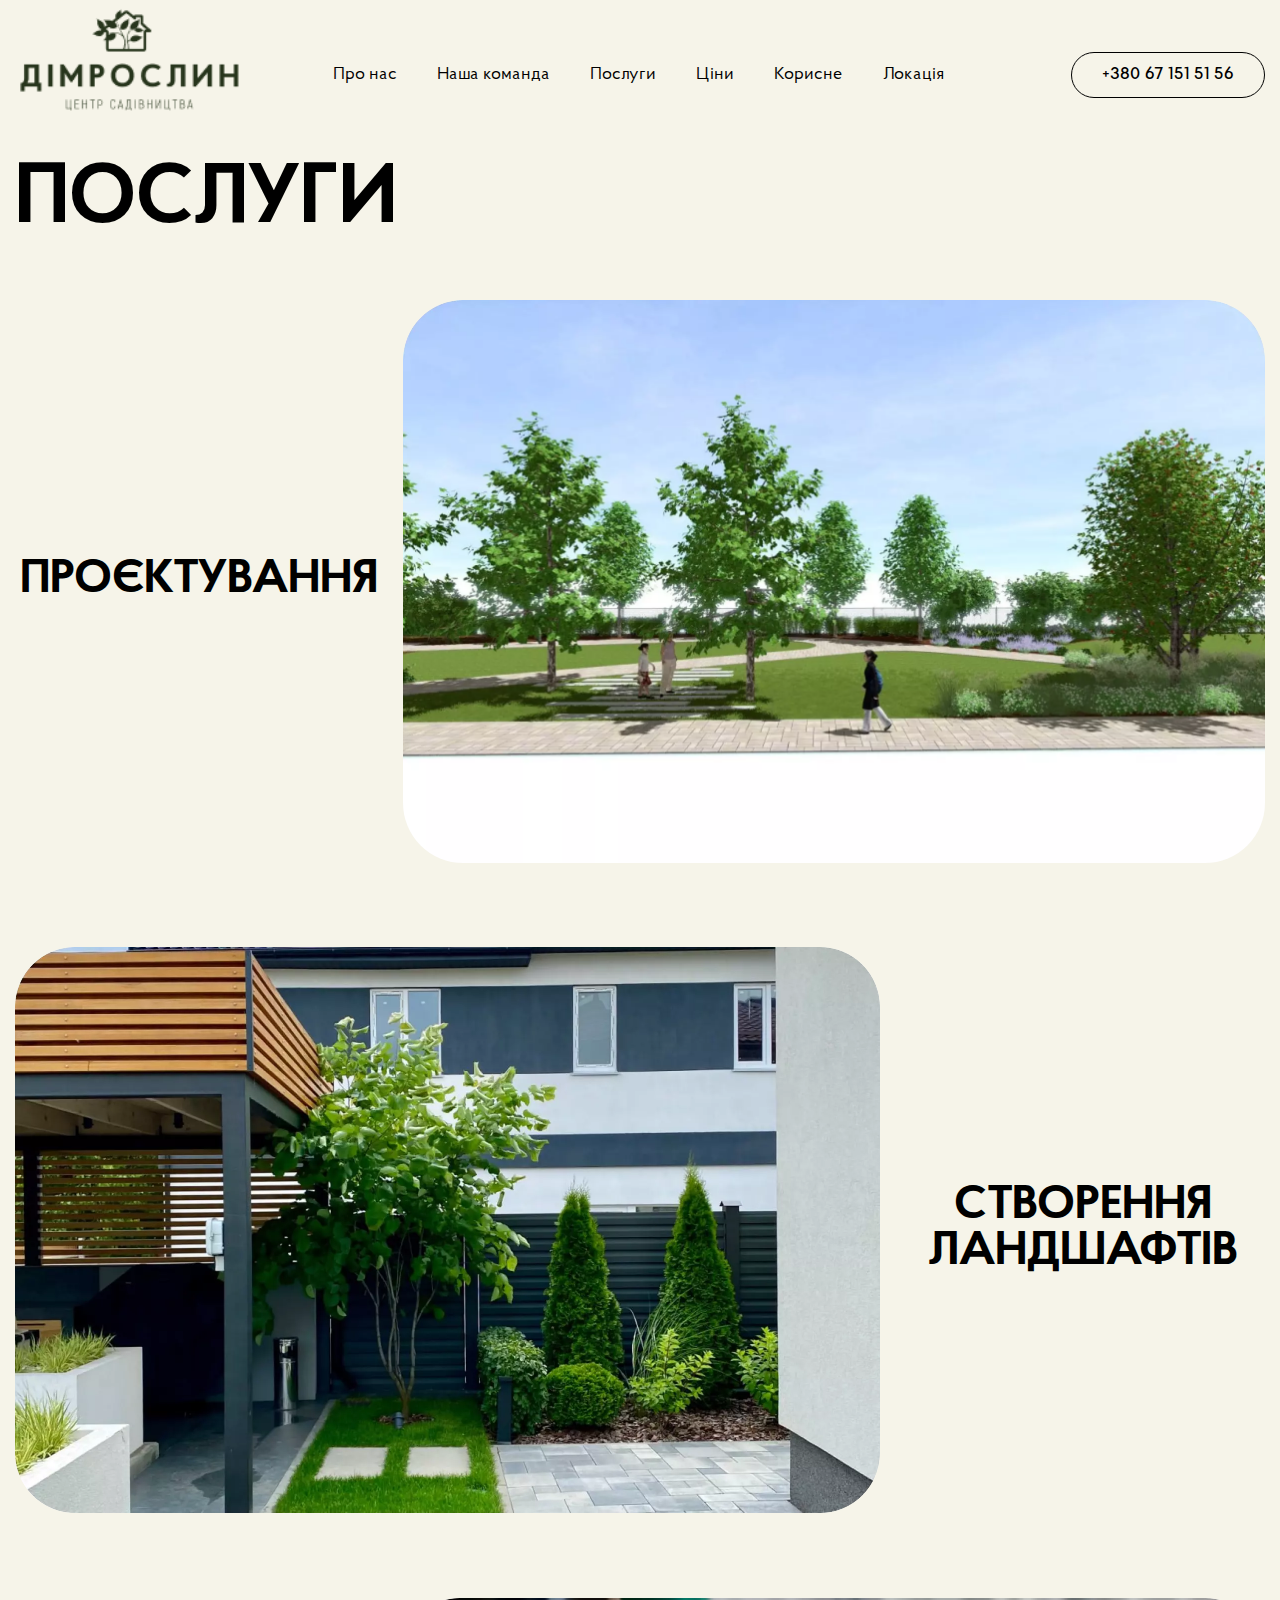
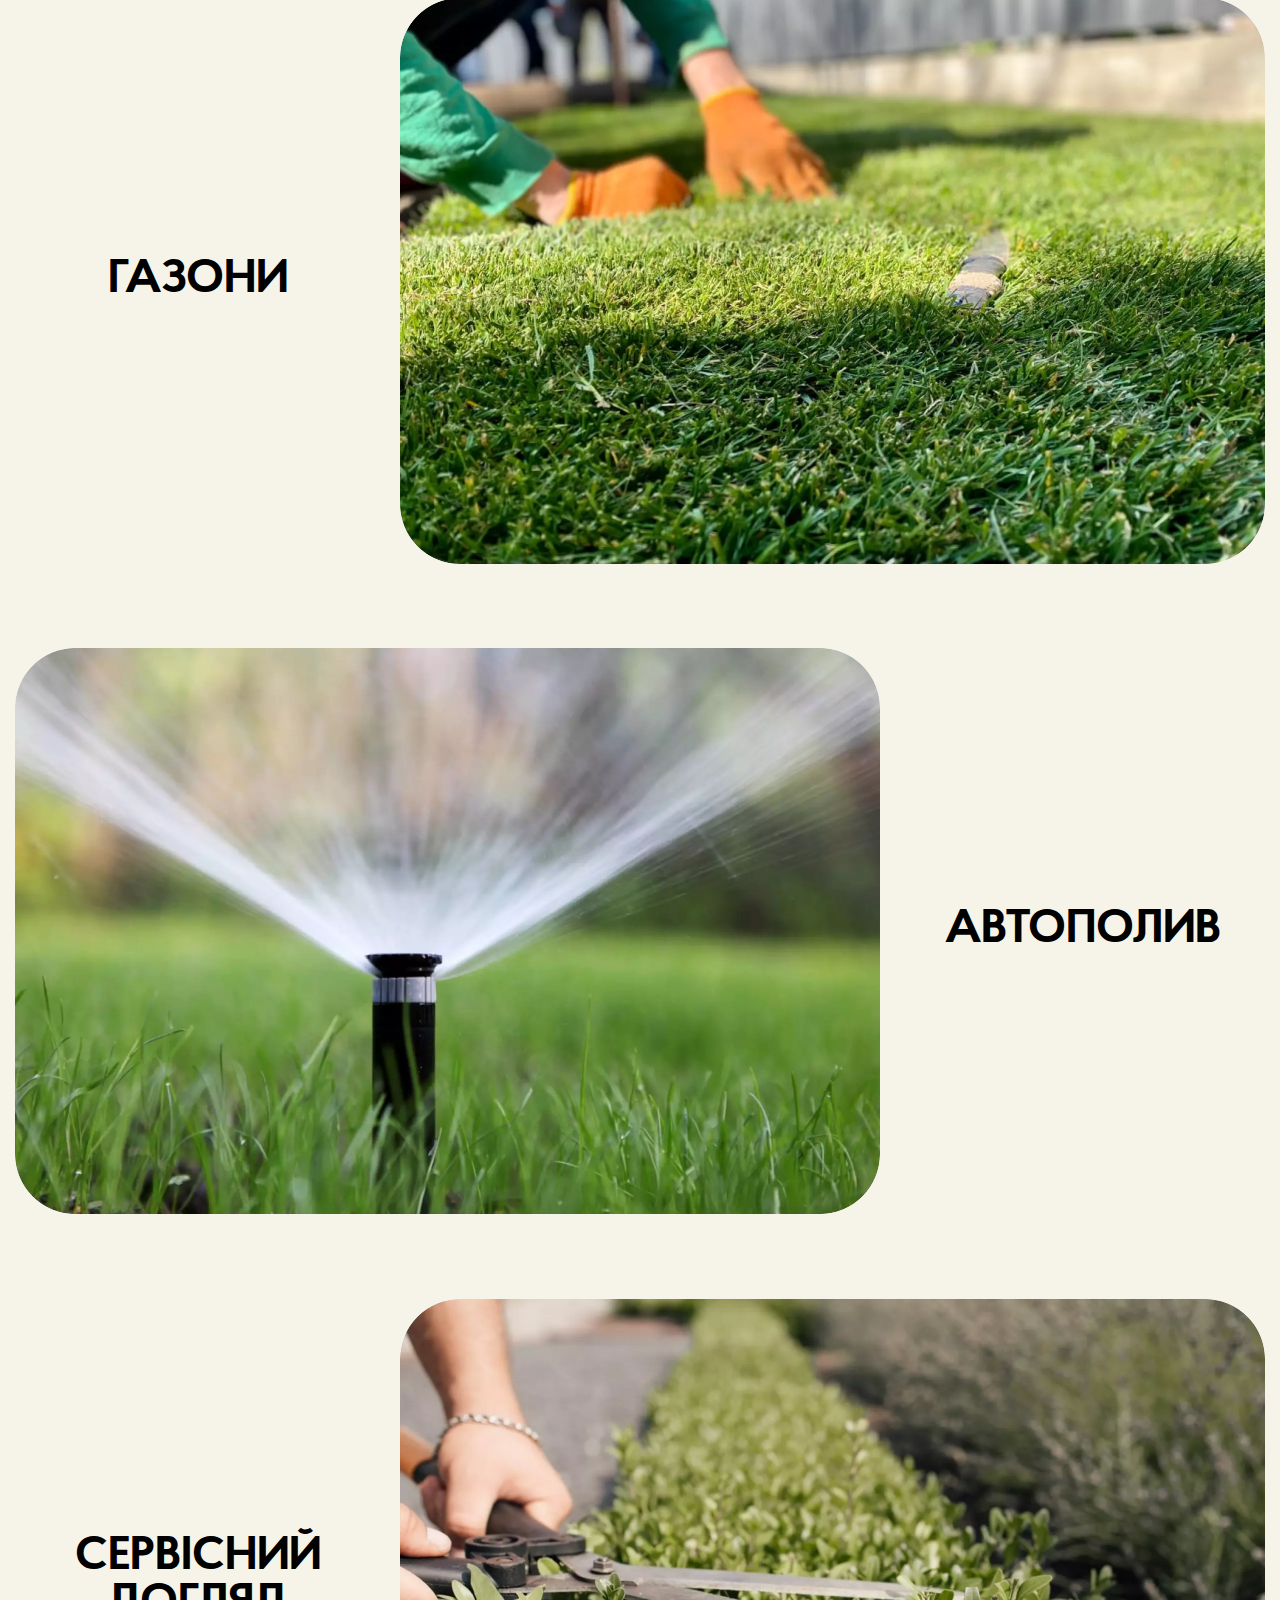
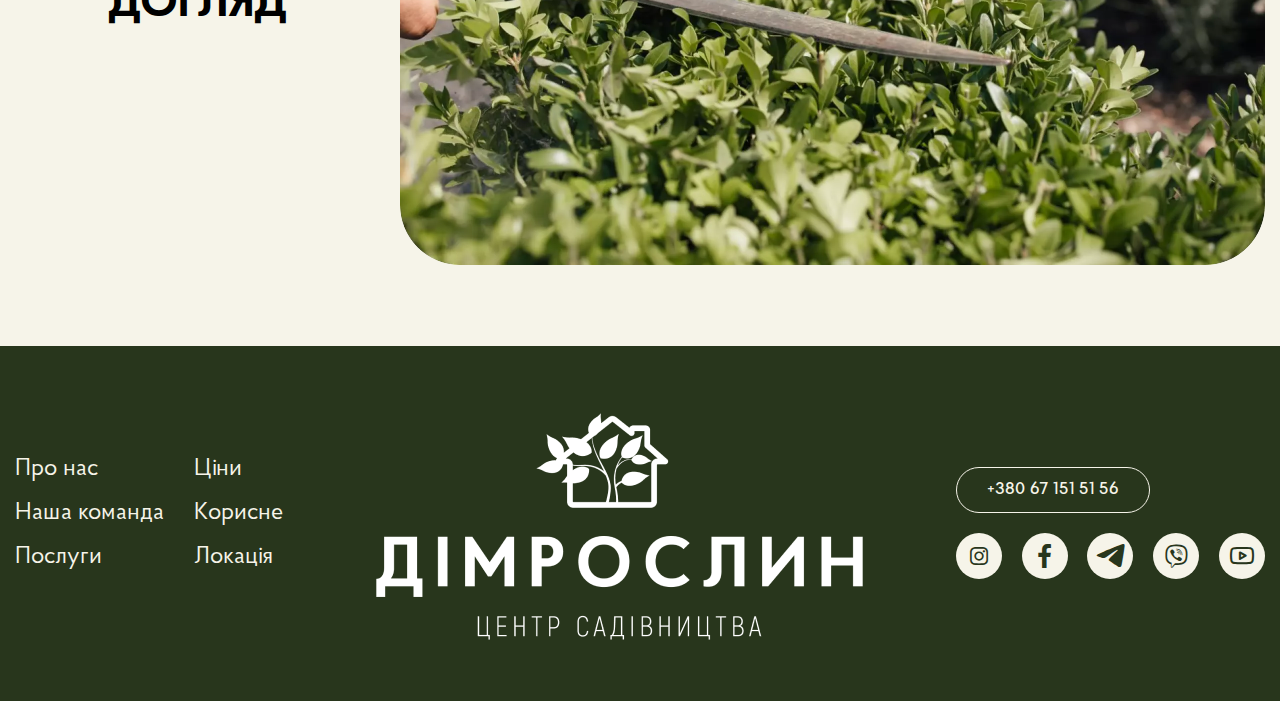
<file: services.html>
<!DOCTYPE html>
<html lang="uk">

<head>
   <meta charset="UTF-8">
   <meta name="viewport" content="width=device-width, initial-scale=1.0">
   <title>Послуги</title>

   <link rel="stylesheet" href="css/font.css">
   <link rel="stylesheet" href="css/style.css">

</head>

<body>
   <div class="wrapper">

      <header class="header">
         <div class="header__container">
            <div class="header__logo">
               <a href="index.html"><img src="img/Logo.png" alt="logo"></a>
            </div>
            <div class="header__burger"><span></span></div>
            <nav class="header__body-menu">
               <ul class="menu-list">
                  <li><a class="header-link" href="index.html#about">Про нас</a></li>
                  <li><a class="header-link" href="index.html#team">Наша команда</a></li>
                  <li><a class="header-link" href="services.html">Послуги</a></li>
                  <li><a class="header-link" href="price.html">Ціни</a></li>
                  <li><a class="header-link" href="blog.html"> Корисне</a></li>
                  <li><a class="header-link" href="index.html#location"> Локація</a></li>
                  <li><a class="header-link mob" href="tel:+380671515156"> +380 67 151 51 56</a></li>
               </ul>
            </nav>
            <div class="header__button">
               <a href="tel:+380671515156">+380 67 151 51 56</a>
            </div>
         </div>
      </header>

      <main class="page">

         <section class="services">
            <div class="services__container">
               <div class="services__title">
                  <h1>Послуги</h1>
               </div>
               <div class="services__body">
                  <div class="services__body-item">
                     <div class="services__body-item-title">
                        <p><a href="#">Проєктування</a></p>
                     </div>
                     <div class="services__body-item-photo">
                        <a href="#"><img loading="lazy" src="img/proect.webp" alt="item"></a>
                     </div>
                  </div>
                  <div class="services__body-item reverse">
                     <div class="services__body-item-title">
                        <p><a href="#">Створення ландшафтів</a></p>
                     </div>
                     <div class="services__body-item-photo">
                        <a href="#"><img loading="lazy" src="img/landscape.webp" alt="landscape"></a>
                     </div>
                  </div>
                  <div class="services__body-item">
                     <div class="services__body-item-title">
                        <p><a href="#">ГАЗОНИ</a></p>
                     </div>
                     <div class="services__body-item-photo">
                        <a href="#"><img loading="lazy" src="img/grass.webp" alt="grass"></a>
                     </div>
                  </div>
                  <div class="services__body-item reverse">
                     <div class="services__body-item-title">
                        <p><a href="#">АВТОПОЛИВ</a></p>
                     </div>
                     <div class="services__body-item-photo">
                        <a href="#"><img loading="lazy" src="img/polyv.webp" alt="irrigation"></a>
                     </div>
                  </div>
                  <div class="services__body-item">
                     <div class="services__body-item-title">
                        <p><a href="#">СЕРВІСНИЙ ДОГЛЯД</a></p>
                     </div>
                     <div class="services__body-item-photo">
                        <a href="#"><img loading="lazy" src="img/service.webp" alt="service"></a>
                     </div>
                  </div>
               </div>
            </div>
         </section>

      </main>

      <footer class="footer">
         <div class="footer__container">
            <div class="footer__links">
               <div class="footer__links-column">
                  <p><a href="index.html#about">Про нас</a></p>
                  <p><a href="index.html#team">Наша команда</a></p>
                  <p><a href="services.html">Послуги </a></p>
               </div>
               <div class="footer__links-column">
                  <p><a href="price.html">Ціни</a></p>
                  <p><a href="blog.html">Корисне</a></p>
                  <p><a href="index.html#location">Локація</a></p>
               </div>
            </div>
            <div class="footer__logo">
               <img loading="lazy" src="img/footerlogo.png" alt="logo">
            </div>
            <div class="footer__actions">
               <a class="footer__actions-tel" href="tel:+380671515156">+380 67 151 51 56</a>
               <div class="footer__actions-icons">
                  <a href="#">
                     <p class="_icon-instagram"></p>
                  </a>
                  <a href="#">
                     <p class="_icon-Facebook"></p>
                  </a>
                  <a href="#">
                     <p class="_icon-telegram"></p>
                  </a>
                  <a href="#">
                     <p class="_icon-viber"></p>
                  </a>
                  <a href="#">
                     <p class="_icon-youtube"></p>
                  </a>
               </div>
            </div>
         </div>
      </footer>



   </div>



   <!--підключаємо загальний файл JS-->
   <script src="js/script.js"></script>


</body>

</html>
</file>
<file: css/font.css>
@font-face {
  font-family: 'Proba Pro';
  src: local('Proba Pro Bold'), local('Proba-Pro-Bold'),
      url('../fonts/ProbaPro-Bold.woff2') format('woff2'),
      url('../fonts/ProbaPro-Bold.woff') format('woff'),
      url('../fonts/ProbaPro-Bold.ttf') format('truetype');
  font-weight: 700;
  font-style: normal;
}

@font-face {
  font-family: 'Proba Pro';
  src: local('Proba Pro Medium'), local('Proba-Pro-Medium'),
      url('../fonts/ProbaPro-Medium.woff2') format('woff2'),
      url('../fonts/ProbaPro-Medium.woff') format('woff'),
      url('../fonts/ProbaPro-Medium.ttf') format('truetype');
  font-weight: 500;
  font-style: normal;
}

@font-face {
  font-family: 'Proba Pro';
  src: local('Proba Pro Regular'), local('Proba-Pro-Regular'),
      url('../fonts/ProbaPro-Regular.woff2') format('woff2'),
      url('../fonts/ProbaPro-Regular.woff') format('woff'),
      url('../fonts/ProbaPro-Regular.ttf') format('truetype');
  font-weight: 400;
  font-style: normal;
}

@font-face {
  font-family: 'Proba Pro';
  src: local('Proba Pro Semi Bold'), local('Proba-Pro-Semi-Bold'),
      url('../fonts/ProbaPro-SemiBold.woff2') format('woff2'),
      url('../fonts/ProbaPro-SemiBold.woff') format('woff'),
      url('../fonts/ProbaPro-SemiBold.ttf') format('truetype');
  font-weight: 600;
  font-style: normal;
}

@font-face {
  font-family: 'icons';
  src:  url('../fonts/icons.eot?ark21a');
  src:  url('../fonts/fonts/icons.eot?ark21a#iefix') format('embedded-opentype'),
    url('../fonts/icons.ttf?ark21a') format('truetype'),
    url('../fonts/icons.woff?ark21a') format('woff'),
    url('../fonts/icons.svg?ark21a#icons') format('svg');
  font-weight: normal;
  font-style: normal;
  font-display: block;
}

[class^="_icon-"]:before, 
[class*=" _icon-"]:before {
  /* use !important to prevent issues with browser extensions that change fonts */
  font-family: 'icons' !important;
  speak: never;
  font-style: normal;
  font-weight: normal;
  font-variant: normal;
  text-transform: none;
  line-height: 1;

  /* Better Font Rendering =========== */
  -webkit-font-smoothing: antialiased;
  -moz-osx-font-smoothing: grayscale;
}

._icon-Facebook:before {
  content: "\e900";
}
._icon-instagram:before {
  content: "\e901";
  
}
._icon-telegram:before {
  content: "\e902";
  max-width: 100%;
}
._icon-viber:before {
  content: "\e903";
}
._icon-youtube:before {
  content: "\e904";
}
</file>
<file: css/style.css>
@charset "UTF-8";
@import url("https://fonts.googleapis.com/css2?family=Playfair+Display:ital,wght@0,400..900;1,400..900&display=swap");
/*обнулення */
* {
  padding: 0;
  margin: 0;
  border: 0;
}

*, *:before, *:after {
  box-sizing: border-box;
}

:focus, :active {
  outline: none;
}

a:focus, a:active {
  outline: none;
}

nav, footer, header, aside {
  display: block;
}

html, body {
  height: 100%;
  width: 100%;
  font-size: 100%;
  line-height: 1;
  -ms-text-size-adjust: 100%;
  -moz-text-size-adjust: 100%;
  -webkit-text-size-adjust: 100%;
}

input, button, textarea {
  font-family: inherit;
}

input::-ms-clear {
  display: none;
}

button {
  cursor: pointer;
}

button::-moz-focus-inner {
  padding: 0;
  border: 0;
}

a, a:visited {
  text-decoration: none;
}

a:hover {
  text-decoration: none;
}

ul, li {
  list-style: none;
}

img {
  vertical-align: top;
}

h1, h2, h3, h4, h5, h6 {
  font-size: inherit;
  font-weight: 400;
}

/*______обнуление*/
/*====================================================*/
/*в початковий шаблон для оболочки та контейнеру*/
/*знаходить в імені класу контеінер і застосовує стилі*/
[class*=__container] {
  max-width: 1420px;
  margin: 0px auto;
  padding: 0px 15px;
}

.wrapper {
  min-height: 100%;
  overflow: clip;
  display: flex;
  flex-direction: column;
}

.page {
  flex: 1 1 auto;
}

/*==============================================*/
.comm-title h2 {
  font-weight: 700;
  line-height: 1.1;
  text-transform: uppercase;
}
@media (max-width: 767px) {
  .comm-title h2 {
    font-size: calc(50px + 69.7 * (100vw - 320px) / 1510);
  }
}
@media (min-width: 767px) {
  .comm-title h2 {
    font-size: calc(50px + 41 * 100vw / 1510);
  }
}

.header__burger {
  display: none;
}

.menu-list {
  display: flex;
  flex-wrap: wrap;
}

@media (max-width: 768px) {
  .header__burger {
    position: relative;
    z-index: 10;
    margin-top: 35px;
  }
  .header__logo {
    z-index: 52;
  }
  .header__burger {
    display: block;
    position: relative;
    width: 30px;
    height: 20px;
  }
  .header__burger span {
    position: absolute;
    left: 0;
    top: 9px;
    background-color: #28361c;
    width: 100%;
    height: 2px;
    transition: all 0.3s ease 0s;
  }
  .header__burger:before,
  .header__burger:after {
    content: "";
    background-color: #28361c;
    position: absolute;
    width: 100%;
    height: 2px;
    right: 0;
    transition: all 0.3s ease 0s;
  }
  .header__burger:before {
    top: 0;
  }
  .header__burger:after {
    bottom: 0;
  }
  .header__burger.active:before {
    transform: rotate(45deg);
    top: 9px;
  }
  .header__burger.active:after {
    transform: rotate(-45deg);
    bottom: 9px;
  }
  .header__burger.active span {
    transform: scale(0);
  }
  .header__body-menu {
    position: fixed;
    right: -100%;
    top: 0;
    z-index: 9;
    width: 100%;
    height: 100%;
    overflow: auto;
    border-radius: 0px 0px 0px 16px;
    box-shadow: 10px 10px 42px 0px rgba(0, 0, 0, 0.14);
    background: #f6f4e9;
    padding-top: 100px;
    transition: all 0.3s ease 0s;
    text-align: center;
  }
  .header__body-menu.active {
    right: 0;
    z-index: 9;
  }
  .menu-list {
    display: block;
    padding-left: 32px;
    z-index: 5;
  }
  .menu-list li {
    margin-bottom: 24px;
    font-weight: 500;
    line-height: 24px;
  }
  .menu-list li a {
    font-size: 25px;
  }
  body.lock {
    overflow: hidden;
  }
}
body {
  font-family: "Proba Pro";
  color: #000;
}
@media (max-width: 767px) {
  body {
    font-size: calc(16px + 3.4 * (100vw - 320px) / 1510);
  }
}
@media (min-width: 767px) {
  body {
    font-size: calc(16px + 2 * 100vw / 1510);
  }
}

html {
  scroll-behavior: smooth;
}

.header {
  background-color: #f6f4e9;
  position: fixed;
  width: 100%;
  z-index: 5;
}
.header__container {
  display: flex;
  align-items: center;
  justify-content: space-between;
  gap: 10px;
}
.header__button {
  margin-top: 35px;
}
.header__button a {
  display: block;
  font-weight: 500;
  font-size: 20px;
  color: inherit;
  padding: 13px 53px;
  border: 1px solid #000;
  border-radius: 28px;
  transition: all 0.3s ease;
}
@media (min-width: 768px) {
  .header__button a:hover {
    background-color: #616e37;
    transition: all 0.3s ease;
    color: #f6f4e9;
    border: 1px solid transparent;
  }
}
@media (max-width: 1280px) {
  .header__button a {
    padding: 13px 30px;
    font-size: 18px;
  }
}
@media (max-width: 768px) {
  .header__button {
    display: none;
  }
}
.header__logo {
  width: 230px;
}
.header__logo img {
  width: 100%;
}
@media (max-width: 768px) {
  .header__logo {
    width: 179px;
  }
}

.menu-list {
  -moz-column-gap: 20px;
       column-gap: 20px;
  margin-top: 35px;
}
.menu-list li {
  border-radius: 30px;
  padding: 5px 10px;
  transition: all 0.3s ease;
}
@media (min-width: 768px) {
  .menu-list li:hover {
    background-color: #616e37;
    transition: all 0.3s ease;
  }
  .menu-list li:hover a {
    color: #f6f4e9;
    transition: all 0.3s ease;
  }
}

.header-link {
  font-weight: 400;
  font-size: 22px;
  color: inherit;
}
@media (max-width: 1280px) {
  .header-link {
    font-size: 18px;
  }
}

.mob {
  width: 100%;
  font-weight: 500;
  font-size: 20px;
  color: inherit;
  padding: 13px 30px;
  border: 1px solid #000;
  border-radius: 28px;
}
@media (min-width: 768px) {
  .mob {
    display: none;
  }
}

.scrolled .header__logo {
  max-width: 180px;
}
.scrolled .menu-list, .scrolled .header__button {
  margin-top: 15px;
}
.scrolled .menu-list {
  padding-left: 46px;
}
@media (max-width: 768px) {
  .scrolled .menu-list {
    padding-left: 0;
  }
}

.hero {
  background-color: #f6f4e9;
  padding-top: 221px;
  padding-top: calc(150px + 71 * (100vw - 320px) / 1190);
}
.hero__wrap {
  display: flex;
  -moz-column-gap: calc(50px + 100 * (100vw - 320px) / 1190);
       column-gap: calc(50px + 100 * (100vw - 320px) / 1190);
}
.hero__content {
  flex: 0 1 54%;
}
@media (max-width: 768px) {
  .hero__content {
    flex-direction: column;
    width: 100%;
    margin: 0 auto;
    flex: 0 1 100%;
  }
}
.hero__content-title {
  display: inline-block;
}
.hero__content-title h1 {
  font-weight: 700;
  line-height: 98%;
  text-transform: uppercase;
  color: #28361c;
}
@media (max-width: 767px) {
  .hero__content-title h1 {
    font-size: calc(50px + 78.2 * (100vw - 320px) / 1510);
  }
}
@media (min-width: 767px) {
  .hero__content-title h1 {
    font-size: calc(50px + 46 * 100vw / 1510);
  }
}
.hero__content-subtitle {
  margin-bottom: 53px;
  max-width: 745px;
}
@media (max-width: 768px) {
  .hero__content-subtitle {
    max-width: 100%;
    text-align: start;
  }
}
.hero__content-subtitle h2 {
  font-family: "Playfair Display";
  font-style: italic;
  font-weight: 400;
  font-size: 64px;
  line-height: 98%;
  text-transform: lowercase;
}
@media (max-width: 767px) {
  .hero__content-subtitle h2 {
    font-size: calc(30px + 57.8 * (100vw - 320px) / 1510);
  }
}
@media (min-width: 767px) {
  .hero__content-subtitle h2 {
    font-size: calc(30px + 34 * 100vw / 1510);
  }
}
.hero__content-actions {
  margin-bottom: 140px;
}
@media (max-width: 768px) {
  .hero__content-actions {
    margin-bottom: 30px;
  }
}
.hero__content-actions p:first-child {
  padding: 13px 31px;
  font-weight: 400;
  font-size: 22px;
  line-height: 98%;
  border: 1px solid #e7b9b4;
  border-radius: 27px;
  display: inline-block;
  margin-bottom: 17px;
}
.hero__content-actions p:not(:first-child) {
  font-weight: 400;
  font-size: 24px;
  line-height: 98%;
  max-width: 400px;
  margin-bottom: 10px;
  position: relative;
  padding-left: 23px;
}
.hero__content-actions p:not(:first-child)::before {
  content: "";
  position: absolute;
  z-index: 0;
  top: 0;
  left: 0;
  width: 18px;
  height: 18px;
  background: url("../img/decorflower.svg") 0 0 no-repeat;
}
.hero__content-icons {
  position: relative;
  display: flex;
  align-items: center;
  -moz-column-gap: 21px;
       column-gap: 21px;
  -moz-column-gap: calc(15px + 6 * (100vw - 320px) / 1190);
       column-gap: calc(15px + 6 * (100vw - 320px) / 1190);
  padding-bottom: 75px;
  width: 100%;
  z-index: 2;
}
.hero__content-icons p {
  width: 46px;
  height: 46px;
  border-radius: 50%;
  background-color: #616e37;
  display: flex;
  align-items: center;
  justify-content: center;
}
.hero__content-icons p::before {
  display: flex;
  align-items: center;
  justify-content: center;
  color: #f6f4e9;
  font-size: 24px;
}
.hero__photo {
  flex: 0 1 46%;
  min-width: 208px;
  max-width: 380px;
  max-height: 583px;
  border-radius: 30px;
  overflow: hidden;
}
.hero__photo img {
  width: 100%;
  max-height: 100%;
}

@media (min-width: 768px) {
  ._icon-instagram:hover {
    background: url("../img/instagradient.jpg") 0 0/100% no-repeat;
    transition: all 0.3s ease;
  }
}

._icon-Facebook {
  transition: all 0.3s ease;
}
@media (min-width: 768px) {
  ._icon-Facebook:hover {
    background-color: #215dce;
    transition: all 0.3s ease;
  }
}

._icon-telegram {
  transition: all 0.3s ease;
}
@media (min-width: 768px) {
  ._icon-telegram:hover {
    background-color: #289bcd;
    transition: all 0.3s ease;
  }
}

._icon-viber {
  transition: all 0.3s ease;
}
@media (min-width: 768px) {
  ._icon-viber:hover {
    background-color: #795bef;
    transition: all 0.3s ease;
  }
}

._icon-youtube {
  transition: all 0.3s ease;
}
@media (min-width: 768px) {
  ._icon-youtube:hover {
    background-color: #fe0808;
    transition: all 0.3s ease;
  }
}

.decor {
  width: calc(150px + 450 * (100vw - 320px) / 1190);
  position: absolute;
  bottom: 0;
  right: 220px;
  right: calc(50px + 170 * (100vw - 320px) / 1190);
}
.decor img {
  max-width: 100%;
}
@media (max-width: 768px) {
  .decor {
    display: none;
  }
}

@media (max-width: 768px) {
  .desktop-show {
    display: none;
  }
}

@media (min-width: 768px) {
  .mob-show {
    display: none;
  }
}

.promo {
  padding: 100px 0px;
}
.promo__container {
  font-family: "Playfair Display";
  font-style: italic;
  font-weight: 400;
  text-align: center;
  color: #f6f4e9;
  max-width: 750px;
  margin: 0 auto;
}
@media (max-width: 767px) {
  .promo__container {
    font-size: calc(30px + 57.8 * (100vw - 320px) / 1510);
  }
}
@media (min-width: 767px) {
  .promo__container {
    font-size: calc(30px + 34 * 100vw / 1510);
  }
}
.promo__container p {
  position: relative;
  line-height: 120%;
}
.promo__container span {
  line-height: 1;
  font-size: 253px;
  position: absolute;
}
@media (max-width: 767px) {
  .promo__container span {
    font-size: calc(93px + 272 * (100vw - 320px) / 1510);
  }
}
@media (min-width: 767px) {
  .promo__container span {
    font-size: calc(93px + 160 * 100vw / 1510);
  }
}
.promo__container span:first-child {
  top: -75px;
  left: -80px;
}
@media (max-width: 855px) {
  .promo__container span:first-child {
    left: 0;
    top: -70%;
  }
}
.promo__container span:last-child {
  right: 40px;
}
@media (max-width: 855px) {
  .promo__container span:last-child {
    right: 0;
    top: 70%;
  }
}

.promobg {
  position: fixed;
  z-index: -1;
  top: 0;
  left: 0;
  width: 100%;
  background: #000;
}
.promobg img {
  width: 100%;
  height: 100vh;
  -o-object-fit: cover;
     object-fit: cover;
  background: #000;
  opacity: 0.6;
}

.about {
  background-color: #f6f4e9;
  padding: 60px 0px 100px 0px;
}
.about__container {
  display: flex;
  align-items: center;
  justify-content: space-between;
  -moz-column-gap: 30px;
       column-gap: 30px;
}
.about__photo {
  flex: 0 1 673px;
  border-radius: 30px;
  overflow: hidden;
}
@media (max-width: 768px) {
  .about__photo {
    flex: 0 1 auto;
    margin-bottom: 20px;
  }
}
.about__photo img {
  width: 100%;
}
.about__content {
  flex: 0 1 654px;
  display: flex;
  flex-direction: column;
  justify-content: center;
  align-items: center;
}
.about__content-title {
  margin-bottom: 100px;
  margin-bottom: calc(30px + 70 * (100vw - 320px) / 1190);
  text-align: center;
}
.about__content-subtitle {
  margin: 0 auto;
  display: flex;
  align-items: center;
  flex-wrap: wrap;
  gap: 12px;
}
.about__content-subtitle:not(:last-child) {
  margin-bottom: 50px;
}
.about__content-subtitle:not(:last-child) p:last-child {
  max-width: 253px;
}
.about__content-subtitle:last-child {
  max-width: 572px;
}
.about__content-subtitle:last-child p:last-child {
  max-width: 316px;
}
.about__content-subtitle p:first-child {
  font-family: "Playfair Display";
  font-style: italic;
  font-weight: 400;
  font-size: 48px;
  line-height: 98%;
}
.about__content-subtitle p:last-child {
  font-weight: 400;
  font-size: 18px;
  line-height: 98%;
}
.about__content-body {
  display: flex;
  align-items: top;
  justify-content: space-between;
  margin-bottom: 50px;
  -moz-column-gap: 50px;
       column-gap: 50px;
}
@media (max-width: 768px) {
  .about__content-body {
    flex-direction: column;
    gap: 10px;
  }
}
.about__content-body p {
  text-align: justify;
}
.about__content-body-column p:not(:last-child) {
  margin-bottom: 50px;
}
@media (max-width: 768px) {
  .about__content-body-column p:not(:last-child) {
    margin-bottom: 10px;
  }
}

.team {
  background-color: #f6f4e9;
  padding: 80px 0px;
  position: relative;
}
@media (max-width: 768px) {
  .team {
    padding-top: 0;
  }
}
.team__title {
  margin-bottom: 120px;
  margin-bottom: calc(30px + 90 * (100vw - 320px) / 1190);
  text-align: center;
}
.team__title h2 {
  line-height: 1.1;
}
.team__body-top {
  display: flex;
  -moz-column-gap: 200px;
       column-gap: 200px;
  justify-content: center;
  margin-bottom: 100px;
}
@media (max-width: 768px) {
  .team__body-top {
    flex-direction: column;
    justify-content: center;
    align-items: center;
    gap: 30px;
    margin-bottom: 30px;
  }
}
.team__body-item {
  min-width: 250px;
  flex: 0 1 333px;
}
@media (max-width: 768px) {
  .team__body-item {
    max-width: 333px;
    text-align: center;
  }
}
.team__body-item-photo {
  border-radius: 30px;
  margin-bottom: 25px;
  overflow: hidden;
}
.team__body-item-photo img {
  width: 100%;
}
.team__body-item-content-title {
  margin-bottom: 25px;
}
.team__body-item-content-title p:first-child {
  font-weight: 700;
  font-size: 33px;
  line-height: 98%;
  text-transform: uppercase;
}
.team__body-item-content-title p:last-child {
  font-family: "Playfair Display";
  font-style: italic;
  font-weight: 400;
  font-size: 20px;
  line-height: 98%;
}
.team__body-item-conten-text p {
  margin-bottom: 10px;
  font-weight: 500;
  font-size: 18px;
  line-height: 98%;
}
.team__body-item-conten-text p:first-child {
  text-transform: uppercase;
  font-weight: 700;
  padding: 3px;
  background-color: #c0c0c0;
  display: inline-block;
  border-radius: 10px;
}
.team__body-bot {
  display: flex;
  justify-content: space-between;
  gap: 30px;
}
@media (max-width: 840px) {
  .team__body-bot {
    flex-direction: column;
    justify-content: center;
    align-items: center;
  }
}
@media (max-width: 840px) {
  .team__body-bot .team__body-item {
    max-width: 333px;
    text-align: center;
  }
}

.team__decor {
  max-width: calc(40px + 210 * (100vw - 320px) / 1190);
  position: absolute;
  top: calc(215px + -165 * (100vw - 320px) / 1190);
  left: 0;
}
.team__decor img {
  max-width: 100%;
}

.team__decor2 {
  max-width: calc(40px + 210 * (100vw - 320px) / 1190);
  position: absolute;
  top: 50%;
  transform: translateY(-50%);
  right: 0;
}
.team__decor2 img {
  max-width: 100%;
}

.location {
  background-color: #f6f4e9;
  padding-top: 80px;
  padding-bottom: 150px;
}
@media (max-width: 768px) {
  .location {
    padding-top: 30px;
    padding-bottom: 50px;
  }
}
.location__title {
  margin-bottom: 65px;
}
.location__title p {
  font-family: "Playfair Display";
  font-style: italic;
  font-weight: 400;
  line-height: 98%;
  text-transform: lowercase;
  color: #616e37;
  margin-left: calc(40px + 100 * (100vw - 320px) / 1190);
}
@media (max-width: 767px) {
  .location__title p {
    font-size: calc(50px + 69.7 * (100vw - 320px) / 1510);
  }
}
@media (min-width: 767px) {
  .location__title p {
    font-size: calc(50px + 41 * 100vw / 1510);
  }
}
.location__body {
  display: flex;
  gap: 38px;
}
@media (max-width: 768px) {
  .location__body {
    flex-direction: column;
  }
}
.location__body-map {
  flex: 0 1 761px;
}
@media (max-width: 768px) {
  .location__body-map {
    flex: 1 1 100%;
  }
}
.location__body-map iframe {
  width: 100%;
}
.location__body-text {
  display: flex;
  flex-direction: column;
  justify-content: space-between;
}
.location__body-text-adress {
  font-weight: 800;
  line-height: 98%;
}
@media (max-width: 767px) {
  .location__body-text-adress {
    font-size: calc(28px + 8.5 * (100vw - 320px) / 1510);
  }
}
@media (min-width: 767px) {
  .location__body-text-adress {
    font-size: calc(28px + 5 * 100vw / 1510);
  }
}
.location__body-text-adress p {
  margin-bottom: 20px;
}
.location__body-text-contacts-title {
  font-weight: 700;
  line-height: 98%;
  text-transform: uppercase;
  margin-bottom: 20px;
}
@media (max-width: 767px) {
  .location__body-text-contacts-title {
    font-size: calc(28px + 8.5 * (100vw - 320px) / 1510);
  }
}
@media (min-width: 767px) {
  .location__body-text-contacts-title {
    font-size: calc(28px + 5 * 100vw / 1510);
  }
}
.location__body-text-contacts-phonemail {
  margin-bottom: 30px;
  font-weight: 400;
  font-size: 18px;
}
.location__body-text-contacts-phonemail p:last-child {
  -webkit-user-select: none;
     -moz-user-select: none;
          user-select: none;
}
.location__body-text-contacts-phonemail p:not(:last-child) {
  margin-bottom: 10px;
}
.location__body-text-contacts-phonemail a {
  color: inherit;
}
.location__body-text-contacts-icons {
  display: flex;
  -moz-column-gap: 21px;
       column-gap: 21px;
  -moz-column-gap: calc(15px + 6 * (100vw - 320px) / 1190);
       column-gap: calc(15px + 6 * (100vw - 320px) / 1190);
}
.location__body-text-contacts-icons a {
  display: inline-block;
}
.location__body-text-contacts-icons p {
  font-style: 24px;
  width: 46px;
  height: 46px;
  border-radius: 50%;
  background-color: #616e37;
  display: flex;
  align-items: center;
  justify-content: center;
}
.location__body-text-contacts-icons p::before {
  display: flex;
  align-items: center;
  justify-content: center;
  color: #f6f4e9;
  font-size: 24px;
}

.footer {
  background-color: #28361c;
  padding: 10px 0px;
}
.footer__container {
  display: flex;
  align-items: center;
  justify-content: space-between;
}
@media (max-width: 768px) {
  .footer__container {
    flex-direction: column;
    align-items: center;
    justify-content: center;
  }
}
.footer__links {
  display: flex;
  -moz-column-gap: 30px;
       column-gap: 30px;
}
@media (max-width: 768px) {
  .footer__links {
    order: 2;
  }
}
.footer__links a {
  font-weight: 400;
  font-size: 24px;
  color: #f6f4e9;
}
@media (min-width: 768px) {
  .footer__links a:hover {
    text-decoration: underline;
  }
}
.footer__links-column p {
  margin-bottom: 20px;
}
.footer__logo {
  max-width: 667px;
}
@media (max-width: 768px) {
  .footer__logo {
    max-width: 322px;
    order: 1;
  }
}
.footer__logo img {
  width: 100%;
}
@media (max-width: 768px) {
  .footer__actions {
    order: 3;
    text-align: center;
  }
}
.footer__actions-tel {
  display: inline-block;
  padding: 13px 53px;
  border: 1px solid #f6f4e9;
  border-radius: 28px;
  transition: all 0.3s ease;
  margin-bottom: 20px;
  font-weight: 500;
  font-size: 20px;
  color: #f6f4e9;
}
@media (min-width: 768px) {
  .footer__actions-tel:hover {
    background-color: #f6f4e9;
    color: #28361c;
    transition: all 0.3s ease;
  }
}
@media (max-width: 1280px) {
  .footer__actions-tel {
    padding: 13px 30px;
    font-size: 18px;
  }
}
.footer__actions-icons {
  display: flex;
  -moz-column-gap: 21px;
       column-gap: 21px;
  -moz-column-gap: calc(15px + 6 * (100vw - 320px) / 1190);
       column-gap: calc(15px + 6 * (100vw - 320px) / 1190);
}
.footer__actions-icons a {
  display: inline-block;
}
.footer__actions-icons p {
  font-style: 24px;
  width: 46px;
  height: 46px;
  border-radius: 50%;
  background-color: #f6f4e9;
  display: flex;
  align-items: center;
  justify-content: center;
  transition: all 0.3s ease;
}
.footer__actions-icons p:hover::before {
  color: #fff;
  transition: all 0.3s ease;
}
.footer__actions-icons p::before {
  display: flex;
  align-items: center;
  justify-content: center;
  color: #28361c;
  font-size: 24px;
}

.services {
  background-color: #f6f4e9;
  padding-top: 160px;
  padding-bottom: 81px;
}
.services__title {
  margin-bottom: 55px;
}
.services__title h1 {
  font-weight: 700;
  line-height: 100%;
  text-transform: uppercase;
}
@media (max-width: 767px) {
  .services__title h1 {
    font-size: calc(50px + 69.7 * (100vw - 320px) / 1510);
  }
}
@media (min-width: 767px) {
  .services__title h1 {
    font-size: calc(50px + 41 * 100vw / 1510);
  }
}
.services__body {
  display: flex;
  flex-direction: column;
  gap: 100px;
  gap: calc(20px + 80 * (100vw - 320px) / 1190);
}
.services__body-item {
  display: flex;
  align-items: center;
  justify-content: space-between;
  gap: 20px;
}
@media (max-width: 768px) {
  .services__body-item {
    flex-direction: column;
    gap: 10px;
  }
}
.services__body-item-title {
  font-weight: 700;
  line-height: 98%;
  text-transform: uppercase;
  text-align: center;
  flex: 1 1 auto;
}
@media (max-width: 767px) {
  .services__body-item-title {
    font-size: calc(33px + 28.9 * (100vw - 320px) / 1510);
  }
}
@media (min-width: 767px) {
  .services__body-item-title {
    font-size: calc(33px + 17 * 100vw / 1510);
  }
}
.services__body-item-title a {
  color: inherit;
}
.services__body-item-title p {
  padding: 5px;
  border-radius: 10px;
  transition: all 0.3s ease;
  display: inline-block;
}
@media (min-width: 768px) {
  .services__body-item-title p:hover {
    color: #f6f4e9;
    background-color: #616e37;
    transition: all 0.3s ease;
  }
}
.services__body-item-photo {
  max-width: 865px;
  border-radius: 60px;
  overflow: hidden;
  tansition: all 0.3s ease;
}
@media (min-width: 768px) {
  .services__body-item-photo:hover {
    box-shadow: -1px -1px 23px 0px rgba(97, 110, 55, 0.86);
    transition: all 0.3s ease;
  }
}
@media (max-width: 768px) {
  .services__body-item-photo {
    max-width: 500px;
  }
}
.services__body-item-photo img {
  max-width: 100%;
}

@media (min-width: 768px) {
  .reverse .services__body-item-title {
    order: 2;
  }
  .reverse .services__body-item-photo {
    order: 1;
  }
}

.price {
  padding-top: 160px;
  padding-bottom: 80px;
  background-color: #f6f4e9;
}
.price__title {
  margin-bottom: 43px;
}
.price__title h1 {
  font-weight: 700;
  text-transform: uppercase;
}
@media (max-width: 767px) {
  .price__title h1 {
    font-size: calc(50px + 69.7 * (100vw - 320px) / 1510);
  }
}
@media (min-width: 767px) {
  .price__title h1 {
    font-size: calc(50px + 41 * 100vw / 1510);
  }
}
.price__title p {
  font-family: "Playfair Display";
  font-style: italic;
  font-weight: 400;
  line-height: 98%;
  text-transform: lowercase;
}
@media (max-width: 767px) {
  .price__title p {
    font-size: calc(22px + 25.5 * (100vw - 320px) / 1510);
  }
}
@media (min-width: 767px) {
  .price__title p {
    font-size: calc(22px + 15 * 100vw / 1510);
  }
}
.price__body {
  display: flex;
  justify-content: space-between;
  gap: 10px;
  align-items: center;
}
@media (max-width: 905px) {
  .price__body .mob-show {
    display: block;
    margin-bottom: 10px;
  }
}
@media (max-width: 905px) {
  .price__body .desktop-show {
    display: none;
  }
}
.price__body-content-buttons {
  display: flex;
  gap: 33px;
  margin-bottom: calc(10px + 70 * (100vw - 320px) / 1190);
}
.price__body-content-buttons a {
  display: inline-block;
  font-weight: 400;
  font-size: 24px;
  color: inherit;
  border-radius: 27px;
  padding: 12px 86px;
}
@media (max-width: 905px) {
  .price__body-content-buttons a {
    padding: 12px 47px;
  }
}
@media (max-width: 405px) {
  .price__body-content-buttons a {
    padding: 12px 20px;
    font-size: 22px;
  }
}
@media (min-width: 768px) {
  .price__body-content-buttons a:hover {
    color: #f6f4e9;
    transition: all 0.3s ease;
  }
}
.price__body-content-buttons .products {
  background-color: #e7b9b4;
}
@media (min-width: 768px) {
  .price__body-content-buttons .products:hover {
    background-color: #616e37;
    transition: all 0.3s ease;
  }
}
.price__body-content-buttons .service {
  background-color: #e7b9b4;
}
@media (min-width: 768px) {
  .price__body-content-buttons .service:hover {
    background-color: #616e37;
    transition: all 0.3s ease;
  }
}
.price__body-content-text {
  font-weight: 400;
  font-size: 22px;
  max-width: 350px;
  margin-bottom: 10px;
}
.price__body-content-icons {
  display: flex;
  gap: calc(15px + 6 * (100vw - 320px) / 1190);
  margin-bottom: 56px;
}
.price__body-content-icons a {
  display: block;
}
.price__body-content-icons p {
  font-size: 24px;
  color: #f6f4e9;
  width: 46px;
  height: 46px;
  background-color: #616e37;
  border-radius: 50%;
  display: flex;
  align-items: center;
  justify-content: center;
}
.price__body-content-label {
  font-weight: 400;
  font-size: 22px;
  margin-bottom: 10px;
}
.price__body-content-tel a {
  display: inline-block;
  color: #f6f4e9;
  font-weight: 400;
  font-size: 18px;
  padding: 10px 53px;
  background-color: #616e37;
  border-radius: 37px;
  transition: all 0.3s ease;
}
@media (min-width: 768px) {
  .price__body-content-tel a:hover {
    background-color: #28361c;
    transition: all 0.3s ease;
  }
}
.price__body-img {
  max-width: 800px;
  border-radius: 60px;
  overflow: hidden;
}
.price__body-img img {
  max-width: 100%;
}

.blog {
  background-color: #f6f4e9;
  padding-top: 160px;
  padding-bottom: 80px;
}
.blog__title {
  margin-bottom: 55px;
}
.blog__title h1 {
  font-weight: 700;
  text-transform: uppercase;
}
@media (max-width: 767px) {
  .blog__title h1 {
    font-size: calc(50px + 69.7 * (100vw - 320px) / 1510);
  }
}
@media (min-width: 767px) {
  .blog__title h1 {
    font-size: calc(50px + 41 * 100vw / 1510);
  }
}
.blog__body {
  display: flex;
  flex-direction: column;
  gap: 100px;
}
.blog__body-item {
  display: flex;
  gap: 50px;
  align-items: center;
  justify-content: end;
}
@media (max-width: 768px) {
  .blog__body-item {
    flex-direction: column;
  }
  .blog__body-item .blog__body-item-img {
    order: 1;
  }
  .blog__body-item .blog__body-item-text {
    order: 2;
  }
}
.blog__body-item.reverse {
  justify-content: start;
}
.blog__body-item.reverse .blog__body-item-text-title, .blog__body-item.reverse .blog__body-item-text-label, .blog__body-item.reverse .blog__body-item-text-button {
  text-align: left;
}
.blog__body-item.reverse .blog__body-item-text {
  order: 2;
}
.blog__body-item.reverse .blog__body-item-img {
  order: 1;
}
.blog__body-item-text {
  max-width: 464px;
}
.blog__body-item-text-title {
  font-weight: 600;
  line-height: 100%;
  text-align: right;
  margin-bottom: 20px;
}
@media (max-width: 767px) {
  .blog__body-item-text-title {
    font-size: calc(28px + 8.5 * (100vw - 320px) / 1510);
  }
}
@media (min-width: 767px) {
  .blog__body-item-text-title {
    font-size: calc(28px + 5 * 100vw / 1510);
  }
}
.blog__body-item-text-label {
  font-weight: 400;
  font-size: 18px;
  text-align: right;
  margin-bottom: 40px;
}
.blog__body-item-text-button {
  text-align: right;
}
.blog__body-item-text-button a {
  display: inline-block;
  font-weight: 400;
  font-size: 24px;
  color: inherit;
  padding: 12px 45px;
  background-color: #e7b9b4;
  border-radius: 27px;
  transition: all 0.3s ease;
}
@media (min-width: 768px) {
  .blog__body-item-text-button a:hover {
    background-color: #616e37;
    transition: all 0.3s ease;
    color: #f6f4e9;
  }
}
.blog__body-item-img {
  max-width: 675px;
  border-radius: 50px;
  overflow: hidden;
  transition: all 0.3s ease;
}
@media (min-width: 768px) {
  .blog__body-item-img:hover {
    box-shadow: -1px -1px 23px 0px rgba(97, 110, 55, 0.86);
    transition: all 0.3s ease;
  }
}
.blog__body-item-img img {
  width: 100%;
}

.article {
  padding-top: 160px;
  padding-bottom: 80px;
  background-color: #f6f4e9;
}
.article__title {
  max-width: 875px;
  margin-bottom: 10px;
}
.article__title h3 {
  font-weight: 700;
  line-height: 98%;
  text-transform: uppercase;
}
@media (max-width: 767px) {
  .article__title h3 {
    font-size: calc(24px + 44.2 * (100vw - 320px) / 1510);
  }
}
@media (min-width: 767px) {
  .article__title h3 {
    font-size: calc(24px + 26 * 100vw / 1510);
  }
}
.article__body {
  display: flex;
  align-items: center;
  justify-content: space-between;
  gap: 10px;
}
@media (max-width: 768px) {
  .article__body {
    flex-direction: column;
  }
}
.article__body-text {
  max-width: 443px;
}
@media (max-width: 768px) {
  .article__body-text {
    max-width: 100%;
    order: 2;
  }
}
.article__body-text p {
  font-weight: 400;
  font-size: 18px;
}
.article__body-text p:not(:last-child) {
  margin-bottom: 20px;
}
.article__body-text-button {
  margin-top: 57px;
}
.article__body-text-button a {
  display: inline-block;
  color: inherit;
  font-weight: 400;
  font-size: 16px;
  padding: 12px 47px;
  background-color: #e7b9b4;
  border-radius: 27px;
  transition: all 0.3s ease;
}
@media (min-width: 768px) {
  .article__body-text-button a:hover {
    color: #f6f4e9;
    background-color: #616e37;
    transition: all 0.3s ease;
  }
}
.article__body-img {
  max-width: 740px;
  border-radius: 50px;
  overflow: hidden;
}
.article__body-img img {
  max-width: 100%;
}
</file>
